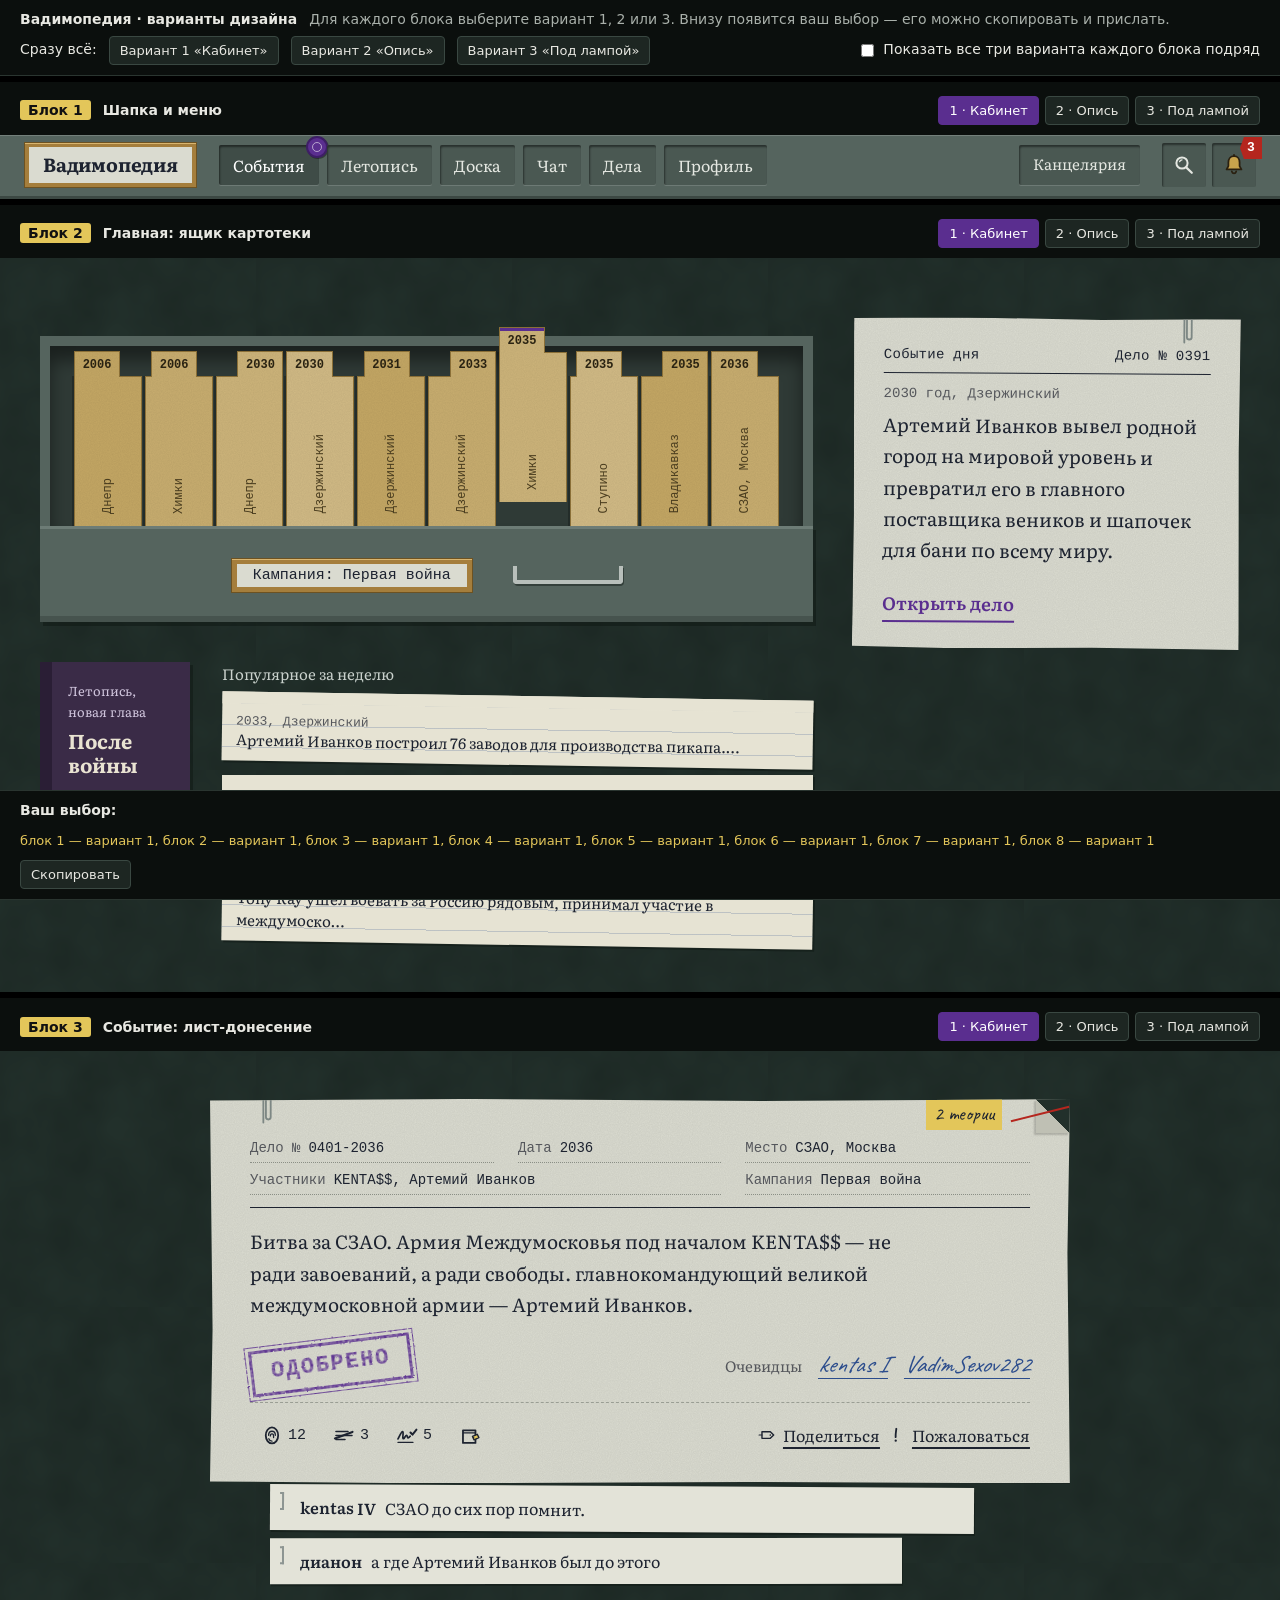
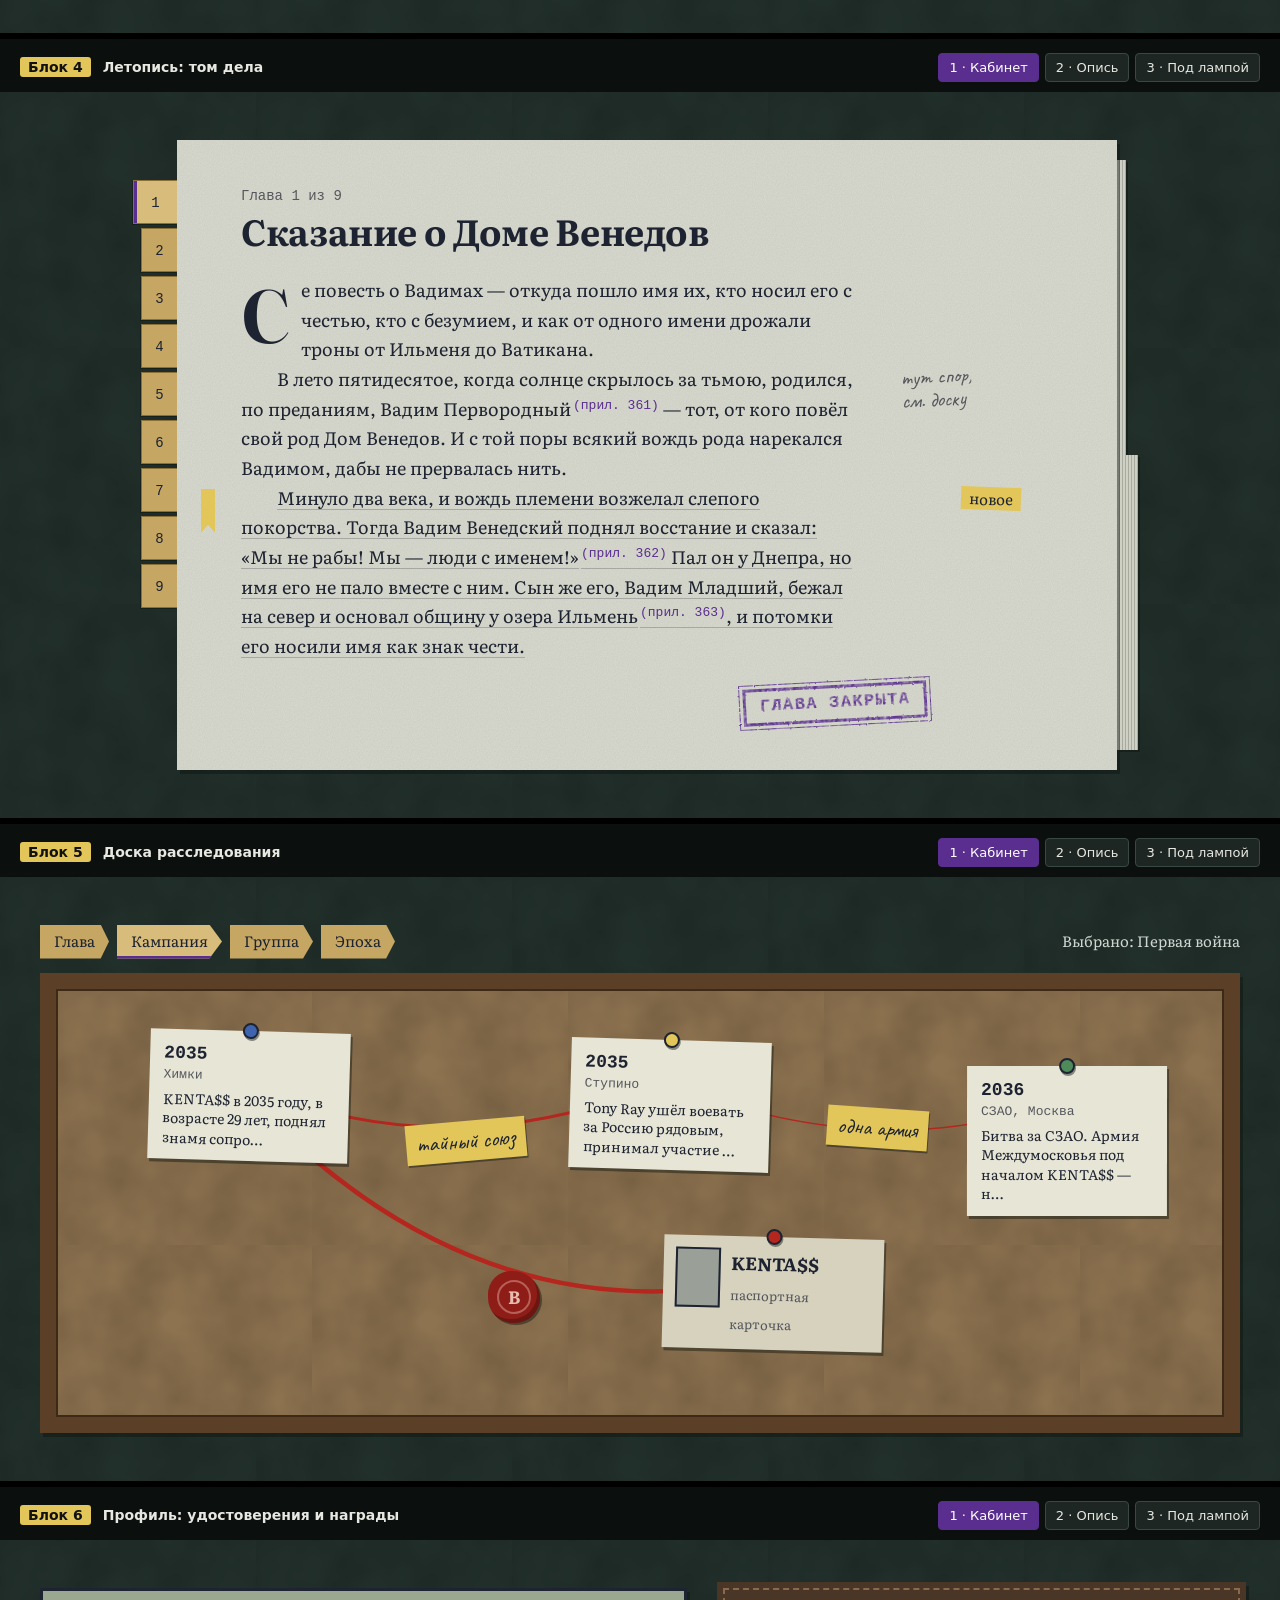
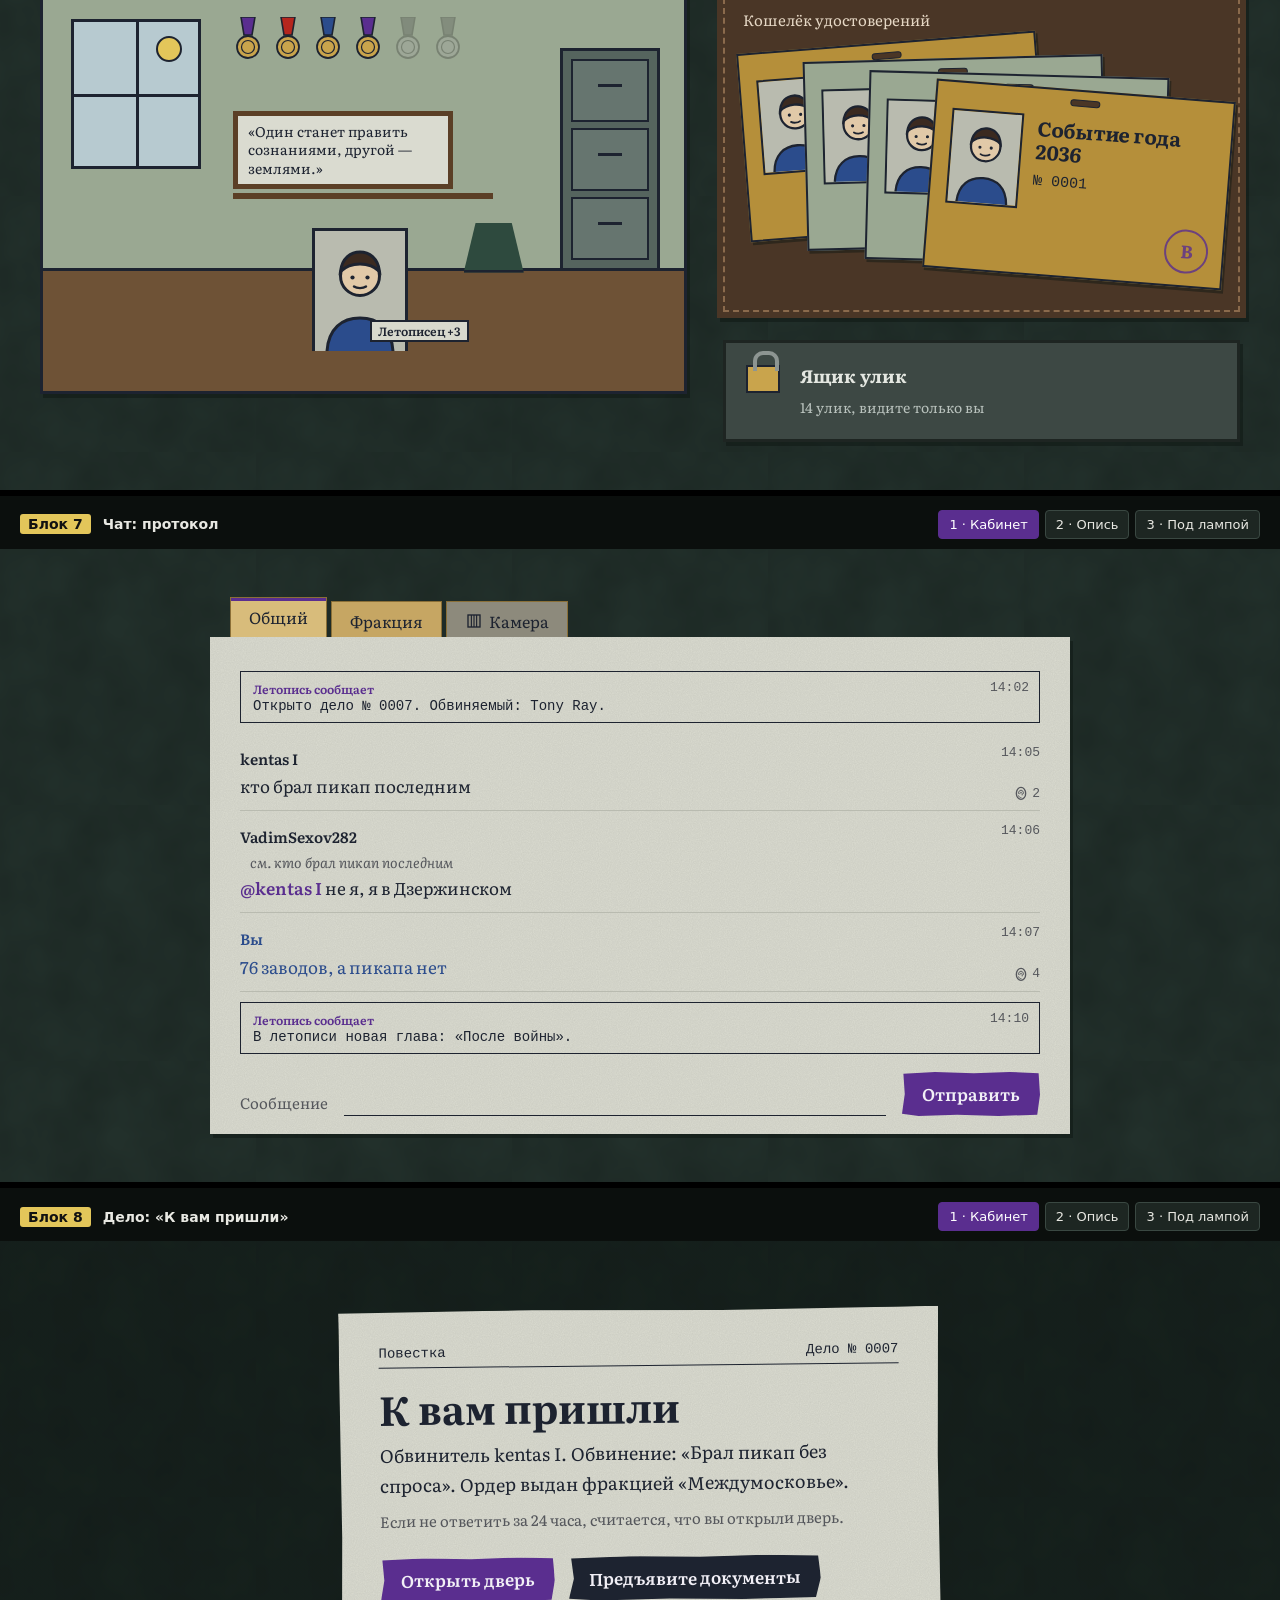
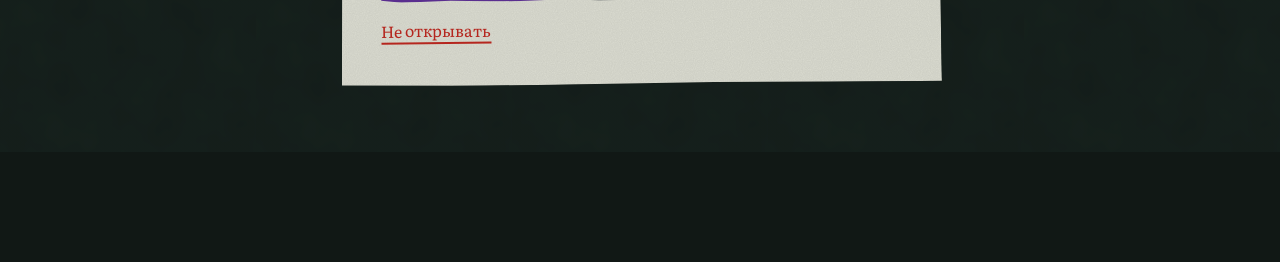
<file: design/index.html>
<!doctype html>
<html lang="ru">
<head>
<meta charset="utf-8">
<meta name="viewport" content="width=device-width, initial-scale=1">
<title>Вадимопедия — варианты дизайна</title>
<link rel="preconnect" href="https://fonts.googleapis.com">
<link href="https://fonts.googleapis.com/css2?family=Literata:ital,opsz,wght@0,7..72,400;0,7..72,600;0,7..72,700;1,7..72,400&family=PT+Mono&family=Caveat:wght@500;700&display=swap&subset=cyrillic" rel="stylesheet">
<link rel="stylesheet" href="mock.css">
</head>
<body>
<svg width="0" height="0" style="position:absolute" aria-hidden="true">
  <defs>
    <filter id="rough" x="-10%" y="-10%" width="120%" height="120%">
      <feTurbulence type="fractalNoise" baseFrequency="0.9" numOctaves="2" seed="3" result="n"/>
      <feDisplacementMap in="SourceGraphic" in2="n" scale="2.2" xChannelSelector="R" yChannelSelector="G" result="d"/>
      <feTurbulence type="fractalNoise" baseFrequency="0.35" numOctaves="1" seed="8" result="n2"/>
      <feColorMatrix in="n2" type="matrix" values="0 0 0 0 0  0 0 0 0 0  0 0 0 0 0  0 0 0 -1.3 1.45" result="m"/>
      <feComposite in="d" in2="m" operator="in"/>
    </filter>
    <symbol id="i-bell" viewBox="0 0 24 24"><path d="M12 3.2c-3.6 0-5.6 2.7-5.6 6.2v3.7L4.6 16.4h14.8l-1.8-3.3V9.4c0-3.5-2-6.2-5.6-6.2z" fill="#C9A44C" stroke="currentColor" stroke-width="1.8" stroke-linejoin="round"/><path d="M9.8 18.4c.4 1.3 1.2 2 2.2 2s1.8-.7 2.2-2" fill="none" stroke="currentColor" stroke-width="1.8" stroke-linecap="round"/><path d="M12 1.8v1.4" stroke="currentColor" stroke-width="1.8" stroke-linecap="round"/></symbol>
    <symbol id="i-search" viewBox="0 0 24 24"><circle cx="10" cy="10" r="5.6" fill="none" stroke="currentColor" stroke-width="2"/><path d="M14.2 14.4l5.6 5.4" stroke="currentColor" stroke-width="2.2" stroke-linecap="round"/><path d="M7.6 8.6c.5-1 1.3-1.6 2.4-1.7" stroke="currentColor" stroke-width="1.3" fill="none" stroke-linecap="round"/></symbol>
    <symbol id="i-like" viewBox="0 0 24 24"><ellipse cx="12" cy="12.5" rx="6.2" ry="8" fill="none" stroke="currentColor" stroke-width="1.8"/><path d="M8.6 12.4c0-2.4 1.5-4.1 3.4-4.1s3.4 1.7 3.4 4.1M10.4 13c0-1.2.7-2 1.6-2s1.6.8 1.6 2v1.6M8.8 15.8c.6 1.6 1.8 2.4 3.2 2.4" fill="none" stroke="currentColor" stroke-width="1.3" stroke-linecap="round"/></symbol>
    <symbol id="i-dislike" viewBox="0 0 24 24"><path d="M4 8.5h12M4 12.5h16M4 16.5h9" stroke="currentColor" stroke-width="1.6" stroke-linecap="round"/><path d="M3 15.5L20.5 9" stroke="currentColor" stroke-width="2.2" stroke-linecap="round"/></symbol>
    <symbol id="i-witness" viewBox="0 0 24 24"><path d="M3 16c2-4 3.4-7.5 4.6-7.4 1.4.1-.6 7.2.8 7.2 1.2 0 2-3.6 3.2-3.5 1 .1.4 2.6 1.4 2.6.8 0 1.4-1.2 2.2-1.6" fill="none" stroke="currentColor" stroke-width="1.7" stroke-linecap="round" stroke-linejoin="round"/><path d="M15.5 9.5l2 2.2 4-5" fill="none" stroke="currentColor" stroke-width="2" stroke-linecap="round" stroke-linejoin="round"/><path d="M3 19.5h15" stroke="currentColor" stroke-width="1.2" stroke-linecap="round"/></symbol>
    <symbol id="i-bag" viewBox="0 0 24 24"><path d="M5 7.5h12.5v12.5H5z" fill="none" stroke="currentColor" stroke-width="1.8" stroke-linejoin="round"/><path d="M5 10h12.5" stroke="currentColor" stroke-width="1.3"/><path d="M14.5 13.5l4.8-2.2 1.6 3.4-4.8 2.2z" fill="#E3C65A" stroke="currentColor" stroke-width="1.4" stroke-linejoin="round"/><circle cx="15.7" cy="14.4" r=".7" fill="currentColor"/></symbol>
    <symbol id="i-clip" viewBox="0 0 24 40"><path d="M8 36V8.5a4 4 0 0 1 8 0V30a2.6 2.6 0 0 1-5.2 0V11" fill="none" stroke="currentColor" stroke-width="2" stroke-linecap="round"/></symbol>
    <symbol id="i-share" viewBox="0 0 24 24"><path d="M6 8h10l4 4-4 4H6z" fill="none" stroke="currentColor" stroke-width="1.7" stroke-linejoin="round"/><circle cx="16" cy="12" r="1" fill="currentColor"/><path d="M2.5 12h3.5" stroke="currentColor" stroke-width="1.4" stroke-linecap="round"/></symbol>
    <symbol id="i-report" viewBox="0 0 24 24"><path d="M12.4 4.5c-.6 4-1 7.2-.8 10" fill="none" stroke="currentColor" stroke-width="2.2" stroke-linecap="round"/><circle cx="11.7" cy="18.6" r="1.4" fill="currentColor"/></symbol>
    <symbol id="i-cell" viewBox="0 0 24 24"><rect x="4" y="4" width="16" height="16" fill="none" stroke="currentColor" stroke-width="1.8"/><path d="M8.5 4v16M12 4v16M15.5 4v16" stroke="currentColor" stroke-width="1.5"/></symbol>
  </defs>
</svg>

<div class="ui" id="ui">
  <div class="ui-row">
    <b>Вадимопедия · варианты дизайна</b>
    <span class="ui-hint">Для каждого блока выберите вариант 1, 2 или 3. Внизу появится ваш выбор — его можно скопировать и прислать.</span>
  </div>
  <div class="ui-row ui-all">
    <span>Сразу всё:</span>
    <button data-all="1">Вариант 1 «Кабинет»</button>
    <button data-all="2">Вариант 2 «Опись»</button>
    <button data-all="3">Вариант 3 «Под лампой»</button>
    <label class="ui-cmp"><input type="checkbox" id="cmp"> Показать все три варианта каждого блока подряд</label>
  </div>
</div>

<main id="mock"></main>

<div class="ui ui-foot">
  <div class="ui-row"><b>Ваш выбор:</b> <code id="choice"></code> <button id="copy">Скопировать</button></div>
</div>

<script src="data.js"></script>
<script src="mock.js"></script>
</body>
</html>
</file>
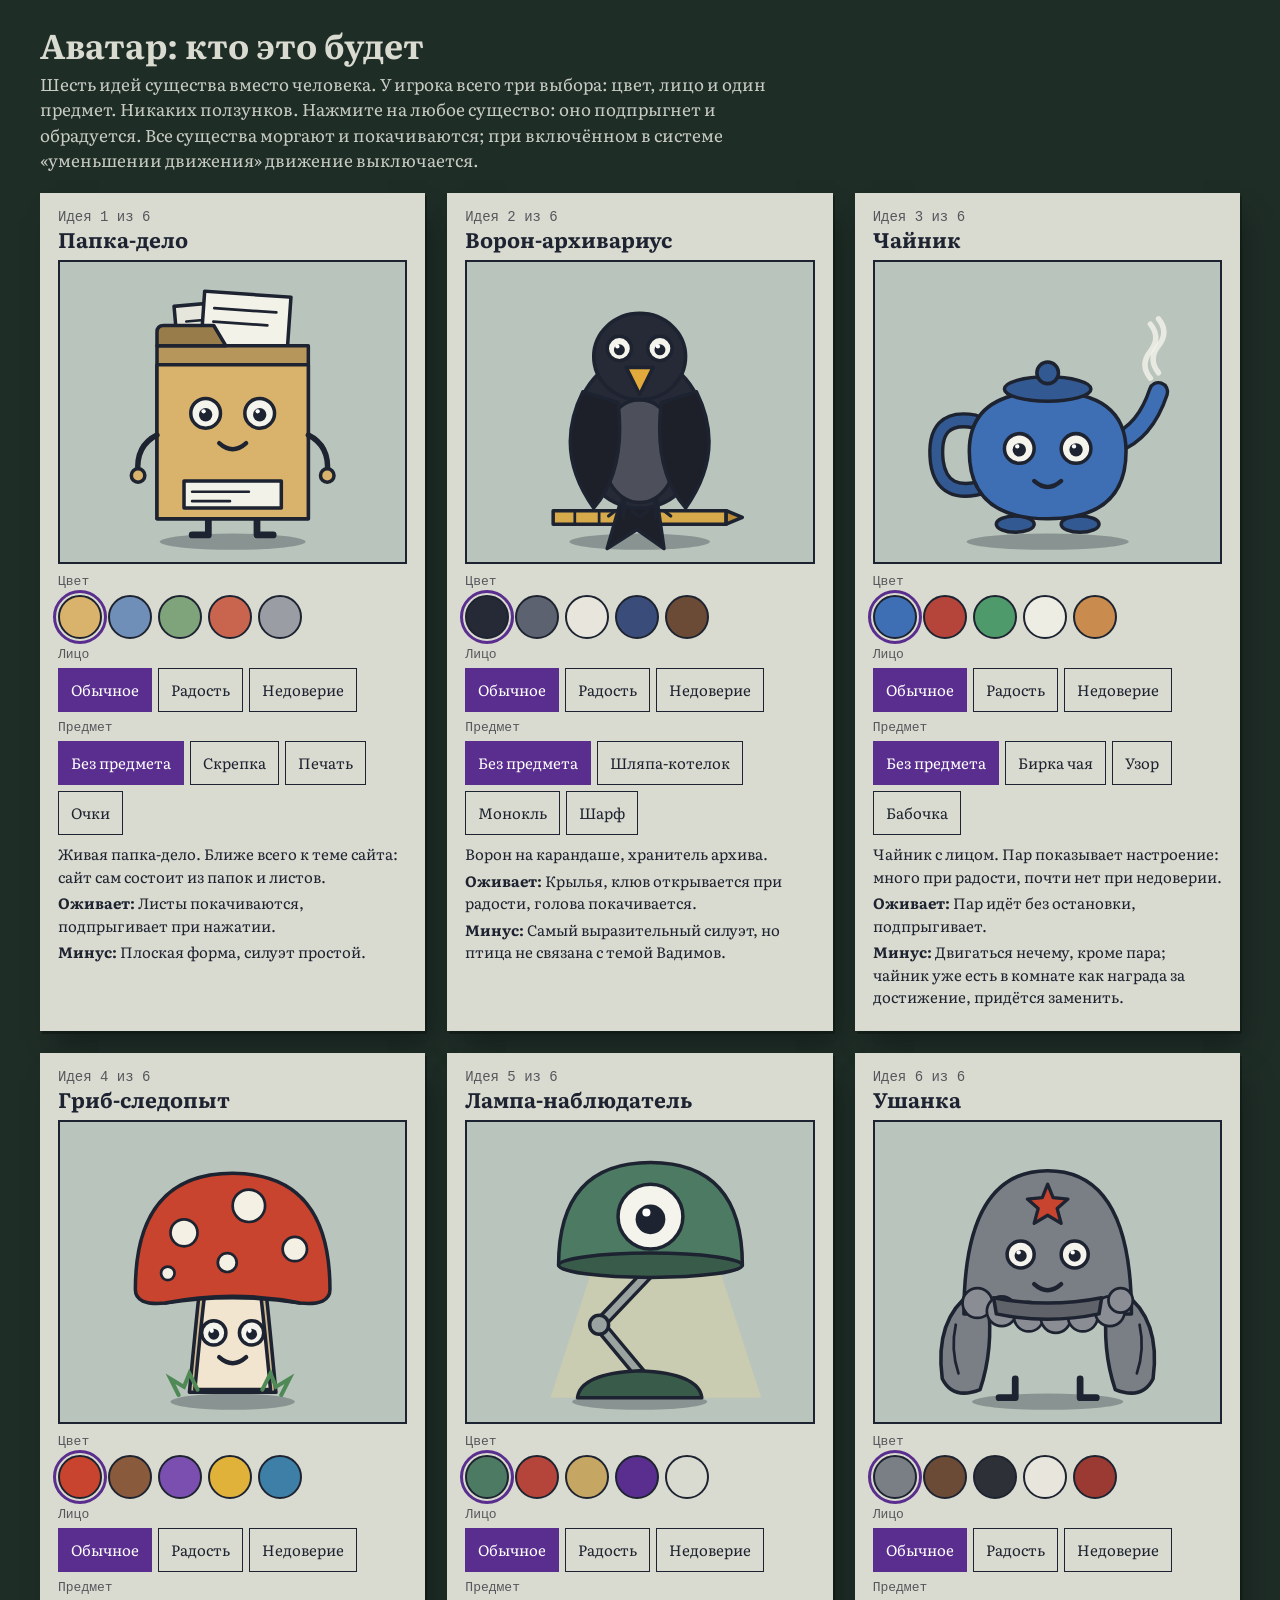
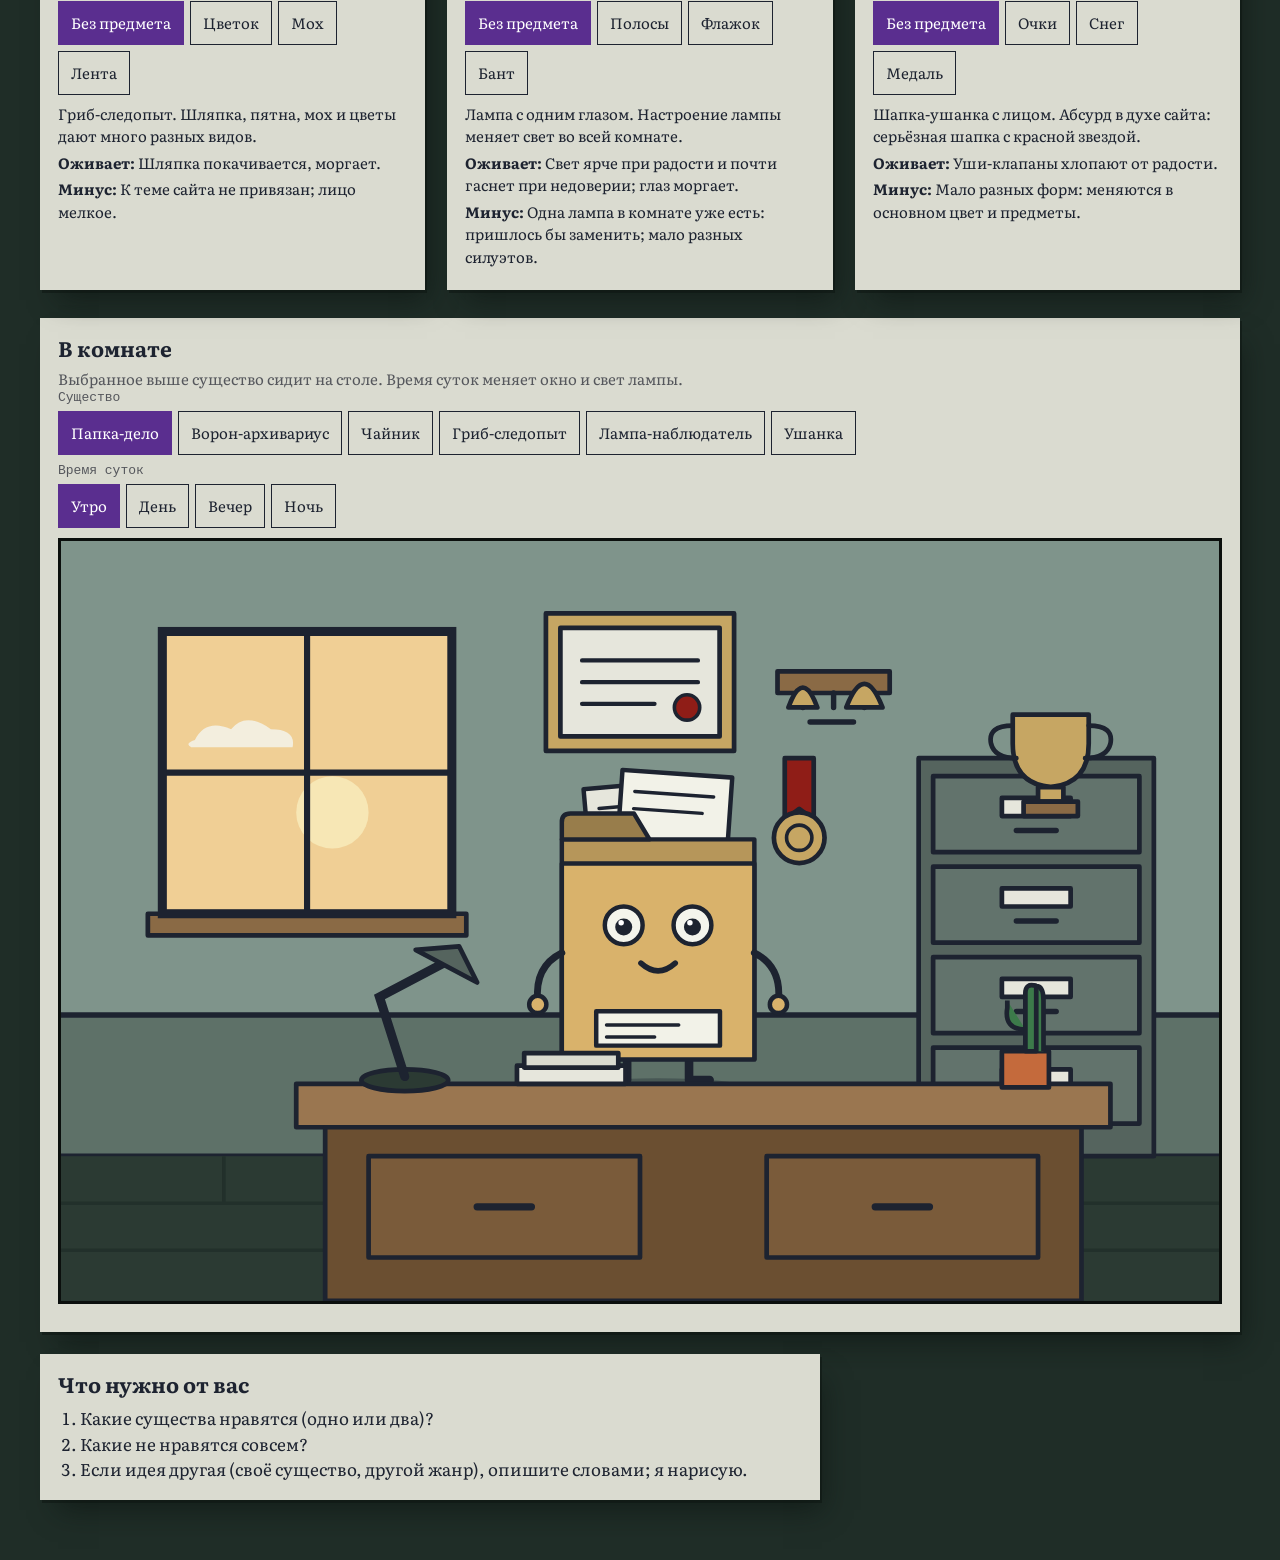
<file: design/avatar-concepts.html>
<!doctype html>
<html lang="ru">
<head>
<meta charset="utf-8">
<meta name="viewport" content="width=device-width, initial-scale=1">
<title>Вадимопедия — концепты аватара</title>
<link href="https://fonts.googleapis.com/css2?family=Literata:ital,opsz,wght@0,7..72,400;0,7..72,600;0,7..72,700&family=PT+Mono&display=swap&subset=cyrillic" rel="stylesheet">
<style>
:root{--ink:#1D2330;--paper:#DADBD0;--paper2:#E6E6DC;--graphite:#55575C;--violet:#5A2E8F;--desk:#1F2D27;--serif:"Literata",Georgia,serif;--mono:"PT Mono",monospace}
*{box-sizing:border-box}
body{margin:0;background:var(--desk);color:var(--paper);font:17px/1.5 var(--serif)}
.wrap{max-width:1240px;margin:0 auto;padding:24px 20px 60px}
h1{font:700 34px/1.2 var(--serif);margin:0 0 6px}
h2{font:700 21px/1.3 var(--serif);margin:0 0 6px;color:var(--ink)}
.lead{max-width:780px;color:#C8CCC3;margin:0 0 20px}
.cards{display:grid;grid-template-columns:repeat(auto-fit,minmax(340px,1fr));gap:22px}
.sheet{background:var(--paper);color:var(--ink);padding:16px 18px 18px;box-shadow:2px 3px 0 rgba(12,20,17,.5),10px 18px 26px -8px rgba(12,20,17,.6)}
.num{font:14px var(--mono);color:var(--graphite)}
.pic{background:#B9C4BC;border:2px solid var(--ink);line-height:0;margin:8px 0 10px;cursor:pointer}
.pic svg{width:100%;height:auto;display:block;max-height:300px}
.row{display:flex;flex-wrap:wrap;gap:6px;align-items:center;margin:0 0 8px}
.row .t{font:13px var(--mono);color:var(--graphite);width:100%}
button{font:inherit;color:var(--ink);background:transparent;border:1.5px solid var(--ink);min-height:44px;padding:4px 12px;cursor:pointer;font-size:15px}
button[aria-pressed=true]{background:var(--violet);color:#fff;border-color:var(--violet)}
button:focus-visible{outline:3px solid var(--violet);outline-offset:2px}
.sw button{width:44px;padding:0;border-radius:50%;border:2px solid var(--ink)}
.sw button[aria-pressed=true]{outline:3px solid var(--violet);outline-offset:2px;background-clip:padding-box}
.info{margin:8px 0 0;padding:0;list-style:none;font-size:15px}
.info li{margin:0 0 4px}.info b{font-weight:700}
.room{margin-top:28px}
.stage{background:#14201B;border:3px solid #0b0f0d;line-height:0;margin:10px 0}
.stage svg{width:100%;height:auto;display:block}
.q{margin:22px 0 0;max-width:780px}
.q ol{margin:8px 0 0;padding-left:22px}
.note{font-size:15px;color:var(--graphite);margin:8px 0 0}
.s{stroke:var(--ink);stroke-width:2.6;stroke-linejoin:round}
.ln{fill:none;stroke:var(--ink);stroke-linecap:round;stroke-linejoin:round}
.blink{transform-box:fill-box;transform-origin:center;transition:transform .08s}
.blinking .blink{transform:scaleY(.1)}
.bob{animation:bob 4s ease-in-out infinite}.headbob{animation:bob 4s ease-in-out infinite}
@keyframes bob{50%{transform:translateY(2px)}}
.flap{transform-box:fill-box;transform-origin:50% 0;animation:fl 3.2s ease-in-out infinite}.fr{animation-delay:.4s}
.flap.up{animation:flup .5s ease-in-out infinite alternate}
@keyframes fl{50%{transform:rotate(3deg)}}@keyframes flup{from{transform:rotate(-14deg)}to{transform:rotate(0)}}
.fr.up{animation-name:flupr}@keyframes flupr{from{transform:rotate(14deg)}to{transform:rotate(0)}}
.steam{animation:st 3s ease-in infinite}.st1{animation-delay:.7s}.st2{animation-delay:1.4s}.st3{animation-delay:2.1s}
@keyframes st{0%{transform:translateY(8px);opacity:0}30%{opacity:.8}100%{transform:translateY(-10px);opacity:0}}
.poke svg{animation:poke .45s ease-out}
@keyframes poke{30%{transform:translateY(-10px) scale(1.03)}}
@media (prefers-reduced-motion:reduce){.bob,.headbob,.flap,.steam,.poke svg{animation:none!important}.blink{transition:none}}
</style>
</head>
<body>
<div class="wrap">
<h1>Аватар: кто это будет</h1>
<p class="lead">Шесть идей существа вместо человека. У игрока всего три выбора: цвет, лицо и один предмет. Никаких ползунков. Нажмите на любое существо: оно подпрыгнет и обрадуется. Все существа моргают и покачиваются; при включённом в системе «уменьшении движения» движение выключается.</p>
<div class="cards" id="cards"></div>
<section class="room sheet">
<h2>В комнате</h2>
<p class="note" style="margin-top:0">Выбранное выше существо сидит на столе. Время суток меняет окно и свет лампы.</p>
<div class="row" id="rtabs"></div>
<div class="row" id="rtime"></div>
<div class="stage" id="stage"></div>
</section>
<section class="q sheet">
<h2>Что нужно от вас</h2>
<ol>
<li>Какие существа нравятся (одно или два)?</li>
<li>Какие не нравятся совсем?</li>
<li>Если идея другая (своё существо, другой жанр), опишите словами; я нарисую.</li>
</ol>
</section>
</div>
<script src="avatar-room.js"></script>
<script src="avatar-creatures.js"></script>
<script>
(function(){
const V=window.VPCreatures,$=(s,r)=>(r||document).querySelector(s);
const TEXT={
folder:['Живая папка-дело. Ближе всего к теме сайта: сайт сам состоит из папок и листов.','Листы покачиваются, подпрыгивает при нажатии.','Плоская форма, силуэт простой.'],
raven:['Ворон на карандаше, хранитель архива.','Крылья, клюв открывается при радости, голова покачивается.','Самый выразительный силуэт, но птица не связана с темой Вадимов.'],
kettle:['Чайник с лицом. Пар показывает настроение: много при радости, почти нет при недоверии.','Пар идёт без остановки, подпрыгивает.','Двигаться нечему, кроме пара; чайник уже есть в комнате как награда за достижение, придётся заменить.'],
mushroom:['Гриб-следопыт. Шляпка, пятна, мох и цветы дают много разных видов.','Шляпка покачивается, моргает.','К теме сайта не привязан; лицо мелкое.'],
lamp:['Лампа с одним глазом. Настроение лампы меняет свет во всей комнате.','Свет ярче при радости и почти гаснет при недоверии; глаз моргает.','Одна лампа в комнате уже есть: пришлось бы заменить; мало разных силуэтов.'],
ushanka:['Шапка-ушанка с лицом. Абсурд в духе сайта: серьёзная шапка с красной звездой.','Уши-клапаны хлопают от радости.','Мало разных форм: меняются в основном цвет и предметы.']
};
const st={};let cur='folder',hour=new Date().getHours();
for(const k of V.order)st[k]={c:0,m:'ok',e:0};
function draw(k){const q=st[k],d=V.C[k];return d.draw(d.colors[q.c],q.m,d.extras[q.e][0]);}
function svg(k){return `<svg viewBox="0 0 200 222" role="img" aria-label="${V.C[k].name}">${draw(k)}</svg>`;}
function btns(label,items,sel,attr){return `<div class="row"><span class="t">${label}</span>${items.map((x,i)=>`<button type="button" ${attr}="${i}" aria-pressed="${i===sel}">${x}</button>`).join('')}</div>`;}
function card(k,i){const d=V.C[k],q=st[k],t=TEXT[k];
return `<article class="sheet" data-k="${k}"><div class="num">Идея ${i+1} из 6</div><h2>${d.name}</h2>
<div class="pic" data-pic>${svg(k)}</div>
<div class="row sw"><span class="t">Цвет</span>${d.colors.map((c,j)=>`<button type="button" data-c="${j}" style="background:${c}" aria-label="Цвет ${j+1}" aria-pressed="${j===q.c}"></button>`).join('')}</div>
${btns('Лицо',['Обычное','Радость','Недоверие'],['ok','joy','sus'].indexOf(q.m),'data-m')}
${btns('Предмет',d.extras.map(x=>x[1]),q.e,'data-e')}
<ul class="info"><li>${t[0]}</li><li><b>Оживает:</b> ${t[1]}</li><li><b>Минус:</b> ${t[2]}</li></ul></article>`;}
const cards=$('#cards');
function paint(){cards.innerHTML=V.order.map(card).join('');room();}
cards.addEventListener('click',e=>{
 const a=e.target.closest('article');if(!a)return;const k=a.dataset.k,q=st[k];cur=k;
 const b=e.target.closest('button');
 if(b){if(b.dataset.c!=null)q.c=+b.dataset.c;if(b.dataset.m!=null)q.m=['ok','joy','sus'][+b.dataset.m];if(b.dataset.e!=null)q.e=+b.dataset.e;
  const f=document.activeElement&&document.activeElement.getAttribute('aria-label');paint();return;}
 if(e.target.closest('[data-pic]')){const pic=a.querySelector('[data-pic]'),prev=q.m;q.m='joy';pic.innerHTML=svg(k);pic.classList.remove('poke');void pic.offsetWidth;pic.classList.add('poke');
  setTimeout(()=>{q.m=prev;pic.innerHTML=svg(k);pic.classList.remove('poke');room();},1100);room();}
});
const TIMES=[['Утро',8],['День',13],['Вечер',19],['Ночь',23]];
function room(){
 $('#rtabs').innerHTML='<span class="t" style="font:13px var(--mono);width:100%">Существо</span>'+V.order.map(k=>`<button type="button" data-rk="${k}" aria-pressed="${k===cur}">${V.C[k].name}</button>`).join('');
 const hh=hour,act=TIMES.findIndex((t,i)=>hh>=t[1]-3&&(i===3||hh<TIMES[i+1][1]-3)); 
 $('#rtime').innerHTML='<span class="t" style="font:13px var(--mono);width:100%">Время суток</span>'+TIMES.map((t,i)=>`<button type="button" data-h="${t[1]}" aria-pressed="${t[1]===hour||(hour<5&&i===3&&hour!==t[1]&&false)}">${t[0]}</button>`).join('');
 const it={frame:1,medal:1,cup:1,teapot:0,cactus:1};
 $('#stage').innerHTML='<svg viewBox="0 0 640 420" role="img" aria-label="Комната с существом">'+VPRoom.roomSvg({hour:hour,items:it,ax:235,ay:106,as:.95,avatar:'<g class="av-slot-in">'+draw(cur)+'</g>'})+'</svg>';
}
document.addEventListener('click',e=>{const b=e.target.closest('button');if(!b)return;
 if(b.dataset.rk){cur=b.dataset.rk;room();}
 if(b.dataset.h){hour=+b.dataset.h;room();}});
// моргание
function blinkLoop(){const go=()=>{document.querySelectorAll('svg').forEach(s=>s.classList.add('blinking'));setTimeout(()=>document.querySelectorAll('svg').forEach(s=>s.classList.remove('blinking')),130);setTimeout(go,3000+Math.random()*4000);};
 if(!matchMedia('(prefers-reduced-motion:reduce)').matches)setTimeout(go,2500);}
// обычное время по умолчанию: час посетителя приводится к одному из четырёх
hour=(h=>h>=5&&h<11?8:h>=11&&h<17?13:h>=17&&h<21?19:23)(hour);
paint();blinkLoop();
})();
</script>
</body>
</html>
</file>
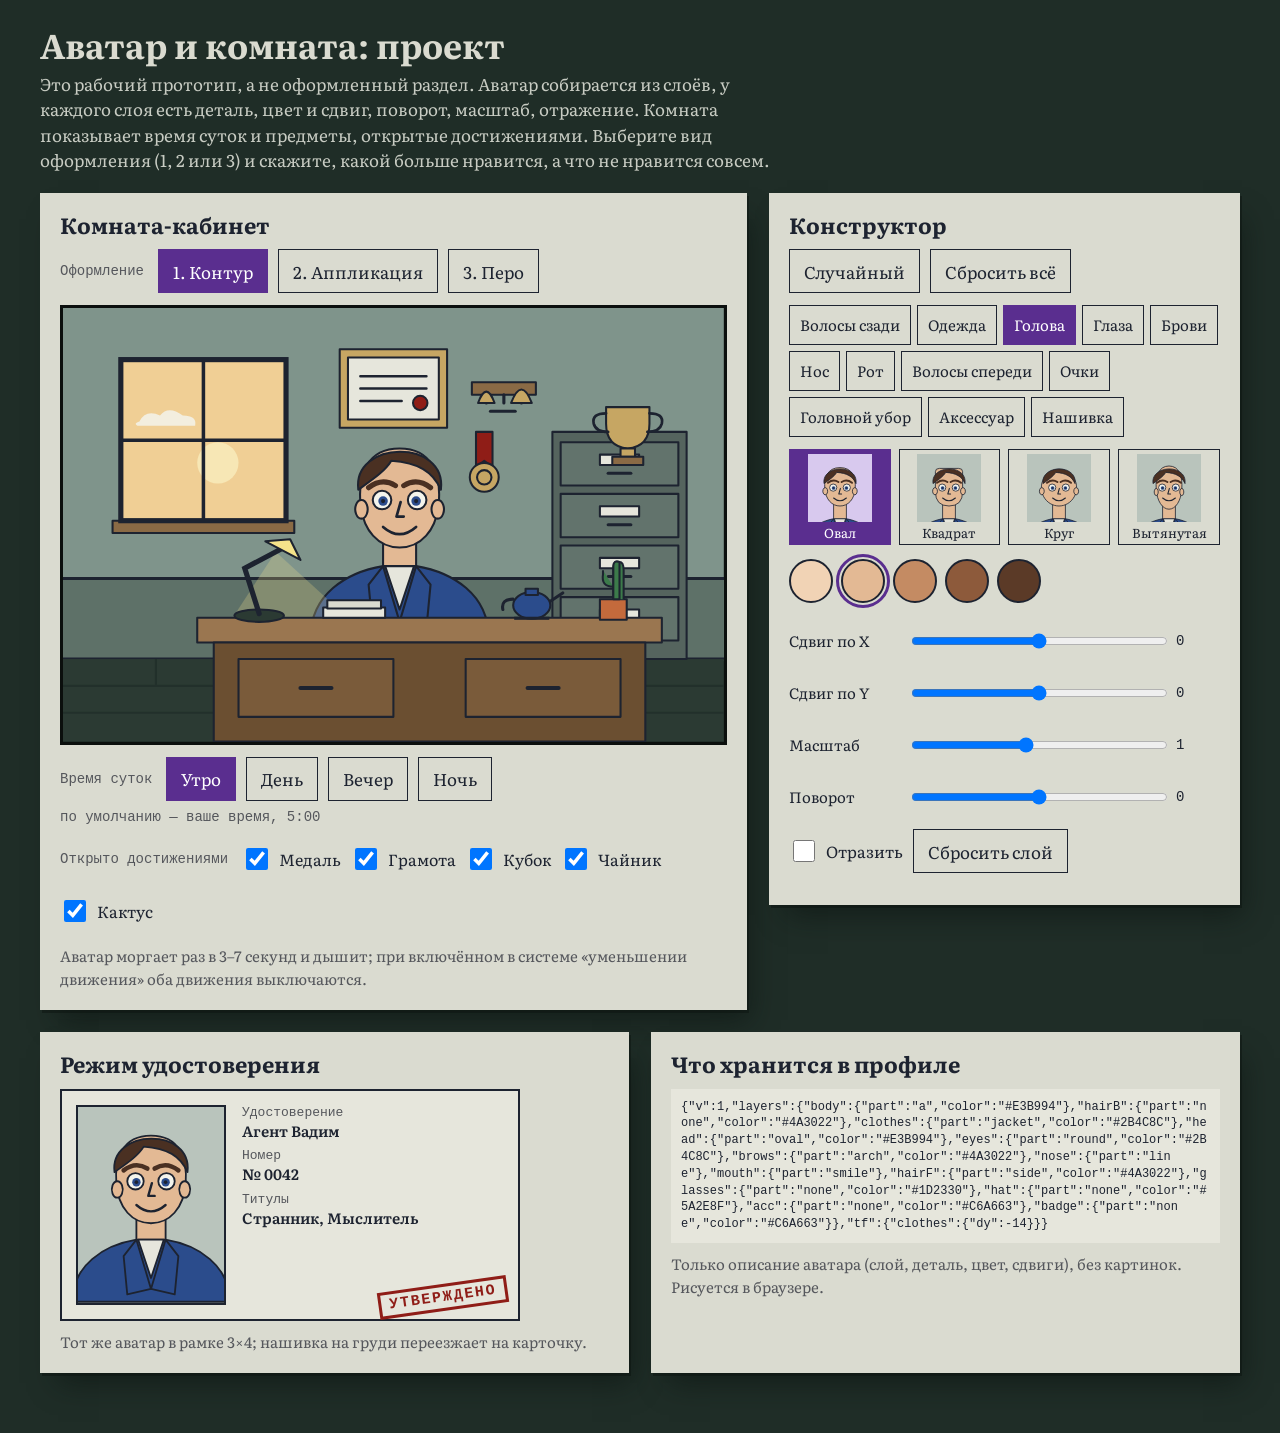
<file: design/avatar.html>
<!doctype html>
<html lang="ru">
<head>
<meta charset="utf-8">
<meta name="viewport" content="width=device-width, initial-scale=1">
<title>Вадимопедия — аватар и комната (проект)</title>
<link rel="preconnect" href="https://fonts.googleapis.com">
<link href="https://fonts.googleapis.com/css2?family=Literata:ital,opsz,wght@0,7..72,400;0,7..72,600;0,7..72,700;1,7..72,400&family=PT+Mono&family=Caveat:wght@500;700&display=swap&subset=cyrillic" rel="stylesheet">
<style>
:root{--ink:#1D2330;--paper:#DADBD0;--paper2:#E6E6DC;--graphite:#55575C;--violet:#5A2E8F;--brass:#C6A663;--desk:#1F2D27;--serif:"Literata",Georgia,serif;--mono:"PT Mono",monospace}
*{box-sizing:border-box}
body{margin:0;background:var(--desk);color:var(--paper);font:17px/1.5 var(--serif)}
.wrap{max-width:1240px;margin:0 auto;padding:24px 20px 60px}
h1{font:700 34px/1.2 var(--serif);margin:0 0 6px}
h2{font:700 22px/1.3 var(--serif);margin:0 0 10px;color:var(--ink)}
.lead{max-width:760px;color:#C8CCC3;margin:0 0 20px}
.grid{display:grid;grid-template-columns:minmax(0,1.5fr) minmax(320px,1fr);gap:22px;align-items:start}
.sheet{background:var(--paper);color:var(--ink);padding:18px 20px 20px;box-shadow:2px 3px 0 rgba(12,20,17,.5),10px 18px 26px -8px rgba(12,20,17,.6)}
.bar{display:flex;flex-wrap:wrap;gap:8px 10px;align-items:center;margin:0 0 12px}
.bar .t{font:14px var(--mono);color:var(--graphite);margin-right:4px}
button{font:inherit;color:var(--ink);background:transparent;border:1.5px solid var(--ink);min-height:44px;padding:4px 14px;cursor:pointer}
button[aria-pressed=true]{background:var(--violet);color:#fff;border-color:var(--violet)}
button:focus-visible,input:focus-visible{outline:3px solid var(--violet);outline-offset:2px}
.stage{background:#14201B;border:3px solid #0b0f0d;line-height:0}
.stage svg{width:100%;height:auto;display:block}
.chk{display:inline-flex;align-items:center;gap:8px;min-height:44px;font-size:16px}
.chk input{width:22px;height:22px}
.tabs{display:flex;flex-wrap:wrap;gap:6px;margin:0 0 12px}
.tabs button{min-height:40px;padding:2px 10px;font-size:15px}
.parts{display:grid;grid-template-columns:repeat(auto-fill,minmax(88px,1fr));gap:8px;margin:0 0 14px}
.parts button{display:grid;gap:2px;justify-items:center;padding:4px 2px;min-height:96px;font-size:13px;line-height:1.2}
.parts svg{width:64px;height:68px;background:#B9C4BC}
.parts button[aria-pressed=true] svg{background:#D8C9EE}
.sw{display:flex;flex-wrap:wrap;gap:8px;margin:0 0 14px}
.sw button{width:44px;height:44px;padding:0;border-radius:50%;border:2px solid var(--ink)}
.sw button[aria-pressed=true]{outline:3px solid var(--violet);outline-offset:2px;background:none}
.rg{display:grid;grid-template-columns:110px 1fr 44px;gap:4px 10px;align-items:center;font-size:15px}
.rg input[type=range]{width:100%;min-height:44px}
.rg output{font:14px var(--mono)}
pre{margin:0;max-height:240px;overflow:auto;background:#E6E6DC;padding:10px;font:12px/1.4 var(--mono);white-space:pre-wrap;word-break:break-all}
.card{display:grid;grid-template-columns:150px 1fr;gap:16px;background:var(--paper2);border:2px solid var(--ink);padding:14px;max-width:460px;position:relative}
.card .ph{background:#B9C4BC;border:2px solid var(--ink);line-height:0;aspect-ratio:3/4}
.card .ph svg{width:100%;height:100%}
.card dl{margin:0;font-size:15px}.card dt{font:13px var(--mono);color:var(--graphite)}.card dd{margin:0 0 6px;font-weight:600}
.stamp{position:absolute;right:10px;bottom:8px;border:3px solid #8F1D17;color:#8F1D17;font:700 15px var(--mono);letter-spacing:.12em;padding:2px 8px;transform:rotate(-8deg);text-transform:uppercase}
.note{font-size:15px;color:var(--graphite);margin:10px 0 0}
.two{display:grid;grid-template-columns:repeat(auto-fit,minmax(300px,1fr));gap:22px;margin-top:22px}
/* стили отрисовки */
.st-line .s{stroke:var(--ink);stroke-width:2;stroke-linejoin:round}
.st-cut .s{stroke:none}
.st-cut .av-l,.st-cut .rm-o{filter:drop-shadow(1.5px 2px 0 rgba(12,20,17,.42))}
.st-cut .rm-wall,.st-cut .rm-floor{filter:none}
.st-pen .s{stroke:var(--ink);stroke-width:1.8;stroke-linejoin:round}
.st-pen .stage-in{filter:url(#wobble)}
.ln{fill:none;stroke:var(--ink);stroke-linecap:round;stroke-linejoin:round}
.st-pen .rm-wall rect:first-child{opacity:.8}
.blink{transform-box:fill-box;transform-origin:center;transition:transform .08s}
.blinking .blink{transform:scaleY(.1)}
.breath{animation:br 4s ease-in-out infinite}
@keyframes br{50%{transform:translateY(1.4px)}}
@media (prefers-reduced-motion:reduce){.breath{animation:none}.blink{transition:none}}
@media (max-width:900px){.grid{grid-template-columns:1fr}.card{grid-template-columns:110px 1fr}}
</style>
</head>
<body>
<svg width="0" height="0" style="position:absolute" aria-hidden="true">
  <filter id="wobble" x="-5%" y="-5%" width="110%" height="110%"><feTurbulence type="fractalNoise" baseFrequency="0.04" numOctaves="2" seed="4" result="n"/><feDisplacementMap in="SourceGraphic" in2="n" scale="3.2" xChannelSelector="R" yChannelSelector="G"/></filter>
</svg>
<div class="wrap">
  <h1>Аватар и комната: проект</h1>
  <p class="lead">Это рабочий прототип, а не оформленный раздел. Аватар собирается из слоёв, у каждого слоя есть деталь, цвет и сдвиг, поворот, масштаб, отражение. Комната показывает время суток и предметы, открытые достижениями. Выберите вид оформления (1, 2 или 3) и скажите, какой больше нравится, а что не нравится совсем.</p>
  <div class="grid">
    <section class="sheet" aria-label="Комната">
      <h2>Комната-кабинет</h2>
      <div class="bar" id="bar-style"><span class="t">Оформление</span>
        <button type="button" data-st="st-line" aria-pressed="true">1. Контур</button>
        <button type="button" data-st="st-cut" aria-pressed="false">2. Аппликация</button>
        <button type="button" data-st="st-pen" aria-pressed="false">3. Перо</button></div>
      <div class="stage" id="stage"></div>
      <div class="bar" id="bar-time" style="margin-top:12px"><span class="t">Время суток</span>
        <button type="button" data-h="8" aria-pressed="false">Утро</button><button type="button" data-h="13" aria-pressed="false">День</button><button type="button" data-h="19" aria-pressed="false">Вечер</button><button type="button" data-h="23" aria-pressed="false">Ночь</button>
        <span class="t" id="real"></span></div>
      <div class="bar" id="bar-items"><span class="t">Открыто достижениями</span>
        <label class="chk"><input type="checkbox" data-it="medal" checked> Медаль</label>
        <label class="chk"><input type="checkbox" data-it="frame" checked> Грамота</label>
        <label class="chk"><input type="checkbox" data-it="cup" checked> Кубок</label>
        <label class="chk"><input type="checkbox" data-it="teapot" checked> Чайник</label>
        <label class="chk"><input type="checkbox" data-it="cactus" checked> Кактус</label></div>
      <p class="note">Аватар моргает раз в 3–7 секунд и дышит; при включённом в системе «уменьшении движения» оба движения выключаются.</p>
    </section>
    <section class="sheet" aria-label="Конструктор">
      <h2>Конструктор</h2>
      <div class="bar"><button type="button" id="rnd">Случайный</button><button type="button" id="rst">Сбросить всё</button></div>
      <div class="tabs" id="tabs" role="tablist"></div>
      <div class="parts" id="parts"></div>
      <div class="sw" id="sw" aria-label="Цвет"></div>
      <div class="rg" id="rg"></div>
      <div class="bar" style="margin-top:8px"><label class="chk"><input type="checkbox" id="flip"> Отразить</label><button type="button" id="rl">Сбросить слой</button></div>
    </section>
  </div>
  <div class="two">
    <section class="sheet"><h2>Режим удостоверения</h2>
      <div class="card" id="card"><div class="ph" id="ph"></div>
        <dl><dt>Удостоверение</dt><dd>Агент Вадим</dd><dt>Номер</dt><dd>№ 0042</dd><dt>Титулы</dt><dd>Странник, Мыслитель</dd></dl><div class="stamp">Утверждено</div></div>
      <p class="note">Тот же аватар в рамке 3×4; нашивка на груди переезжает на карточку.</p></section>
    <section class="sheet"><h2>Что хранится в профиле</h2>
      <pre id="json"></pre>
      <p class="note">Только описание аватара (слой, деталь, цвет, сдвиги), без картинок. Рисуется в браузере.</p></section>
  </div>
</div>
<script src="avatar-lib.js"></script>
<script src="avatar-room.js"></script>
<script>
(function(){
  const A=VPAvatar, R=VPRoom;
  let cfg=A.DEFAULT(), cur='head', style='st-line', hour=new Date().getHours();
  const items={medal:true,frame:true,cup:true,teapot:true,cactus:true};
  const $=(s)=>document.querySelector(s);
  const bust=(c)=>A.avatarSvg(c);
  function room(){
    return `<svg viewBox="0 0 640 420" class="${style}" role="img" aria-label="Комната с аватаром"><g class="stage-in">`+R.roomSvg({hour,items,ax:226,ay:92,as:1,avatar:`<g class="breath">${bust(cfg)}</g>`})+`</g></svg>`;
  }
  function draw(){
    $('#stage').innerHTML=room();
    $('#ph').innerHTML=`<svg viewBox="20 20 160 200" class="${style}"><g class="stage-in">${bust(cfg)}</g></svg>`;
    $('#json').textContent=JSON.stringify(cfg);
    drawParts(); drawControls();
  }
  function thumb(layerId,partId){
    const c=JSON.parse(JSON.stringify(cfg)); c.layers[layerId].part=partId; c.tf={};
    return `<svg viewBox="30 10 140 170" class="${style}">${bust(c)}</svg>`;
  }
  function drawTabs(){
    $('#tabs').innerHTML=A.LAYERS.filter(l=>!l.hidden).map(l=>`<button type="button" role="tab" data-l="${l.id}" aria-pressed="${l.id===cur}">${l.name}</button>`).join('');
  }
  function drawParts(){
    const L=A.LAYERS.find(l=>l.id===cur), ps=A.PARTS[cur];
    $('#parts').innerHTML=Object.entries(ps).map(([id,p])=>`<button type="button" data-p="${id}" aria-pressed="${cfg.layers[cur].part===id}">${thumb(cur,id)}<span>${p.name}</span></button>`).join('');
    const pal=L.pal?A.PAL[L.pal]:null;
    $('#sw').innerHTML=pal?pal.map(c=>`<button type="button" data-c="${c}" style="background:${c}" aria-label="Цвет ${c}" aria-pressed="${cfg.layers[cur].color===c}"></button>`).join(''):'<span class="note">У этой детали нет цвета.</span>';
  }
  function drawControls(){
    const t=cfg.tf[cur]||{};
    const row=(k,label,min,max,step,val)=>`<label for="r-${k}">${label}</label><input id="r-${k}" type="range" data-k="${k}" min="${min}" max="${max}" step="${step}" value="${val}"><output>${val}</output>`;
    $('#rg').innerHTML=row('dx','Сдвиг по X',-24,24,1,t.dx||0)+row('dy','Сдвиг по Y',-24,24,1,t.dy||0)+row('s','Масштаб',.6,1.5,.05,t.s||1)+row('r','Поворот',-30,30,1,t.r||0);
    $('#flip').checked=!!t.f;
  }
  function setTf(k,v){const t=cfg.tf[cur]=cfg.tf[cur]||{};t[k]=v;const d={dx:0,dy:0,s:1,r:0,f:false};if(Object.keys(d).every(x=>(t[x]??d[x])===d[x]))delete cfg.tf[cur];}
  function relight(){ $('#stage').innerHTML=room(); $('#ph').innerHTML=`<svg viewBox="20 20 160 200" class="${style}"><g class="stage-in">${bust(cfg)}</g></svg>`; $('#json').textContent=JSON.stringify(cfg); }
  $('#tabs').addEventListener('click',e=>{const b=e.target.closest('[data-l]');if(!b)return;cur=b.dataset.l;drawTabs();drawParts();drawControls();});
  $('#parts').addEventListener('click',e=>{const b=e.target.closest('[data-p]');if(!b)return;cfg.layers[cur].part=b.dataset.p;relight();drawParts();});
  $('#sw').addEventListener('click',e=>{const b=e.target.closest('[data-c]');if(!b)return;cfg.layers[cur].color=b.dataset.c;if(cur==='head')cfg.layers.body.color=b.dataset.c;relight();drawParts();});
  $('#rg').addEventListener('input',e=>{const i=e.target.closest('[data-k]');if(!i)return;const v=parseFloat(i.value);i.nextElementSibling.textContent=v;setTf(i.dataset.k,v);relight();});
  $('#flip').addEventListener('change',e=>{setTf('f',e.target.checked);relight();});
  $('#rl').addEventListener('click',()=>{delete cfg.tf[cur];relight();drawControls();});
  $('#rst').addEventListener('click',()=>{cfg=A.DEFAULT();draw();});
  $('#rnd').addEventListener('click',()=>{
    const pick=a=>a[Math.floor(Math.random()*a.length)];
    cfg=A.DEFAULT();
    for(const L of A.LAYERS){const ids=Object.keys(A.PARTS[L.id]);if(L.id!=='body')cfg.layers[L.id].part=pick(ids);if(L.pal&&L.id!=='body')cfg.layers[L.id].color=pick(A.PAL[L.pal]);
      if(L.id!=='body'&&L.id!=='head'&&L.id!=='clothes'&&Math.random()<.35){cfg.tf[L.id]={dx:Math.round(Math.random()*8-4),dy:Math.round(Math.random()*6-3),s:+(0.9+Math.random()*.25).toFixed(2),r:Math.round(Math.random()*10-5)};}}
    cfg.layers.body.color=cfg.layers.head.color;
    const hairC=cfg.layers.hairF.color;cfg.layers.hairB.color=hairC;cfg.layers.brows.color=hairC;
    if(Math.random()<.6)cfg.layers.hat.part='none';
    draw();
  });
  $('#bar-style').addEventListener('click',e=>{const b=e.target.closest('[data-st]');if(!b)return;style=b.dataset.st;document.querySelectorAll('#bar-style button').forEach(x=>x.setAttribute('aria-pressed',x===b));draw();});
  $('#bar-time').addEventListener('click',e=>{const b=e.target.closest('[data-h]');if(!b)return;hour=+b.dataset.h;mark();relight();});
  $('#bar-items').addEventListener('change',e=>{const i=e.target.closest('[data-it]');if(!i)return;items[i.dataset.it]=i.checked;relight();});
  function mark(){const z=hour>=5&&hour<11?8:hour>=11&&hour<17?13:hour>=17&&hour<21?19:23;document.querySelectorAll('#bar-time [data-h]').forEach(b=>b.setAttribute('aria-pressed',+b.dataset.h===z));$('#real').textContent='по умолчанию — ваше время, '+new Date().getHours()+':00';}
  // моргание раз в 3–7 секунд
  const reduce=matchMedia('(prefers-reduced-motion: reduce)');
  (function blink(){setTimeout(()=>{if(!reduce.matches){const s=document.querySelectorAll('.stage svg,.ph svg');s.forEach(x=>x.classList.add('blinking'));setTimeout(()=>s.forEach(x=>x.classList.remove('blinking')),130);}blink();},3000+Math.random()*4000);})();
  if(location.hash==='#v2')style='st-cut';if(location.hash==='#v3')style='st-pen';
  document.querySelectorAll('#bar-style button').forEach(x=>x.setAttribute('aria-pressed',x.dataset.st===style));
  drawTabs();mark();draw();
})();
</script>
</body>
</html>
</file>
<file: design/mock.css>
/* ===== Токены (docs/design.md, раздел 2) ===== */
:root{
  --lino:#22302B; --steel:#55645E; --card:#C6A663; --paper:#DADBD0; --ink:#1D2330; --seal:#5A2E8F;
  --thread:#B5261E; --pen:#2B4C8C; --graphite:#55575C; --cork:#8E7350; --tag:#E3C65A; --sh:rgba(12,20,17,.45);
  --serif:'Literata','PT Serif',Georgia,serif; --mono:'PT Mono','IBM Plex Mono',monospace; --hand:'Caveat','Bad Script',cursive;
  --grain:url("data:image/svg+xml,%3Csvg xmlns='http://www.w3.org/2000/svg' width='128' height='128'%3E%3Cfilter id='n'%3E%3CfeTurbulence type='fractalNoise' baseFrequency='.9' numOctaves='2' stitchTiles='stitch'/%3E%3CfeColorMatrix values='0 0 0 0 0 0 0 0 0 0 0 0 0 0 0 0 0 0 .07 0'/%3E%3C/filter%3E%3Crect width='128' height='128' filter='url(%23n)'/%3E%3C/svg%3E");
  --blot:url("data:image/svg+xml,%3Csvg xmlns='http://www.w3.org/2000/svg' width='256' height='256'%3E%3Cfilter id='n'%3E%3CfeTurbulence type='fractalNoise' baseFrequency='.018' numOctaves='3' stitchTiles='stitch'/%3E%3CfeColorMatrix values='0 0 0 0 0 0 0 0 0 0 0 0 0 0 0 0 0 0 .22 -.03'/%3E%3C/filter%3E%3Crect width='256' height='256' filter='url(%23n)'/%3E%3C/svg%3E");
}
*{box-sizing:border-box}
html,body{margin:0}
body{background:#111815;font-family:var(--serif);color:var(--ink);font-size:18px;line-height:1.65}
a{cursor:pointer;color:inherit;text-decoration:none}
button{font:inherit;cursor:pointer}
p{margin:0}
.sr{position:absolute;width:1px;height:1px;overflow:hidden;clip:rect(0 0 0 0)}
.ic{width:24px;height:24px;flex:none;color:currentColor}
:focus-visible{outline:3px solid var(--seal);outline-offset:2px}

/* ===== Служебная панель выбора (не часть дизайна) ===== */
.ui{position:sticky;top:0;z-index:50;background:#0b0f0d;color:#e8e8e2;font:14px/1.4 system-ui,sans-serif;padding:10px 20px;border-bottom:1px solid #2a3530}
.ui-foot{position:sticky;bottom:0;top:auto;border-top:1px solid #2a3530}
.ui-row{display:flex;gap:12px;align-items:center;flex-wrap:wrap}
.ui-row+.ui-row{margin-top:6px}
.ui-hint{color:#a9b0aa}
.ui button,.blk-pick button{background:#1d2622;color:#e8e8e2;border:1px solid #3a4842;border-radius:4px;padding:6px 10px;font:13px system-ui,sans-serif}
.ui button:hover,.blk-pick button:hover{border-color:#8a74b8}
.blk-pick button.on{background:#5A2E8F;border-color:#5A2E8F;color:#fff}
.ui code{font:13px system-ui,sans-serif;color:#E3C65A}
.ui-cmp{display:flex;gap:6px;align-items:center;margin-left:auto}
.blk-label{display:flex;gap:12px;align-items:center;flex-wrap:wrap;background:#0b0f0d;color:#e8e8e2;font:14px system-ui,sans-serif;padding:14px 20px 10px;border-top:6px solid #000}
.blk-n{background:#E3C65A;color:#111;padding:2px 8px;border-radius:3px;font-weight:700}
.blk-t{font-weight:600}
.blk-pick{display:flex;gap:6px;margin-left:auto;flex-wrap:wrap}
.blk-sub{background:#151c19;color:#cfd3cc;font:13px system-ui,sans-serif;padding:6px 20px}
@media(max-width:600px){.ui-hint{display:none}.ui-cmp{margin-left:0}.blk-pick{margin-left:0}}

/* ===== Общие предметы ===== */
.desk{position:relative;overflow:hidden;padding:48px 40px;min-height:200px}
.d1{background:var(--blot),var(--lino)}
.d2{background:#C9CCC0 var(--grain);}
.d3{background:var(--blot),#141C19}
.lamp3{position:absolute;inset:-20% -10% auto auto;width:900px;height:900px;border-radius:50%;background:radial-gradient(closest-side,rgba(255,236,190,.16),rgba(255,236,190,.07) 55%,transparent);pointer-events:none}
.lamp3.r{right:-200px;left:auto;top:-300px}.lamp3.c{left:50%;right:auto;transform:translateX(-50%);top:-360px}.lamp3.w{width:1400px;height:1100px;left:50%;transform:translateX(-50%);top:-420px}
@media(max-width:600px){.desk{padding:28px 14px}}

.stamp{display:inline-block;font-family:var(--mono);text-transform:uppercase;letter-spacing:.08em;font-size:17px;font-weight:700;padding:6px 14px;border:3px solid currentColor;outline:1.5px solid currentColor;outline-offset:3px;transform:rotate(var(--r,0deg));filter:url(#rough);opacity:.95;mix-blend-mode:multiply;line-height:1.1;white-space:nowrap}
.st-purple{color:var(--seal)}.st-red{color:var(--thread)}.st-blue{color:var(--pen)}
.d3 .stamp,.d1 .stamp{mix-blend-mode:normal}
.btn-seal{display:inline-flex;align-items:center;justify-content:center;min-height:44px;padding:8px 20px;background:var(--seal);color:#F1EFF6;font-weight:600;font-size:17px;clip-path:polygon(1% 4%,24% 0,52% 3%,78% 0,99% 3%,100% 52%,98% 97%,70% 100%,40% 97%,12% 100%,0 95%,2% 50%);transition:transform .1s,filter .1s}
.btn-seal:active{transform:scale(.98);filter:brightness(.94)}
.btn-seal.alt{background:var(--ink)}
.btn-ink{display:inline-flex;align-items:center;min-height:44px;font-weight:600;color:var(--seal);border-bottom:2px solid currentColor;line-height:1.2;padding-top:8px}
.btn-line{display:inline-flex;gap:6px;align-items:center;min-height:44px;color:var(--ink);text-decoration:underline;text-decoration-thickness:1.5px;text-underline-offset:5px;font-size:16px}
.btn-line .ic{width:20px;height:20px}
.btn-line.danger{color:var(--thread)}
.pin{position:absolute;top:-8px;left:50%;width:16px;height:16px;margin-left:-8px;border-radius:50%;border:2px solid var(--ink);box-shadow:1px 2px 0 var(--sh);z-index:2}
.pin.blue{background:#3E64B0}.pin.yellow{background:#E3C65A}.pin.green{background:#4F8A5B}.pin.red{background:#B5261E}
.form-head{display:flex;justify-content:space-between;gap:12px;font-family:var(--mono);font-size:14px;letter-spacing:.02em;border-bottom:1.5px solid var(--ink);padding-bottom:6px;margin-bottom:12px}

/* ====================================================== */
/* ВАРИАНТ 1 «КАБИНЕТ»: буквально по спецификации          */
/* ====================================================== */
.sheet1{position:relative;background:var(--grain),var(--paper);padding:26px 30px;transform:rotate(var(--r,0deg));box-shadow:2px 3px 0 var(--sh),0 0 0 1px rgba(0,0,0,.08);clip-path:polygon(0 0.4%,30% 0,64% .5%,100% 0,99.7% 40%,100% 100%,62% 99.6%,24% 100%,0 99.5%,.3% 60%)}
.clip1{position:absolute;top:-14px;right:42px;width:22px;height:46px;color:#7d8784;z-index:3}
.clip1.l{left:46px;right:auto}
.corner1{position:absolute;top:0;right:0;width:34px;height:34px;background:linear-gradient(225deg,var(--lino) 50%,#BFC0B4 50%);box-shadow:-2px 2px 2px rgba(0,0,0,.18)}

/* 1. Шапка */
.b-head.v1{background:var(--lino)}
.h1bar{height:64px;display:flex;align-items:center;gap:22px;padding:0 24px;background:var(--steel);border-bottom:3px solid #3c4843;box-shadow:inset 0 1px 0 rgba(255,255,255,.18),0 3px 0 var(--sh)}
.h1holder{display:inline-block;padding:4px;background:#A57E3C;border:1px solid #6d5222;box-shadow:inset 0 1px 0 #d9b56f}
.h1holder span{display:block;background:var(--paper);padding:2px 14px;font-weight:700;font-size:19px;letter-spacing:-.01em}
.h1nav{display:flex;gap:8px;flex:1}
.h1plate{position:relative;padding:7px 14px;font-size:16px;color:#E4E7E1;background:#4A5852;border-radius:2px;box-shadow:inset 1px 2px 2px rgba(0,0,0,.45),0 1px 0 rgba(255,255,255,.14)}
.h1plate.on{color:#fff;background:#3f4c47}
.h1seal{position:absolute;right:-9px;top:-9px;width:22px;height:22px;border-radius:50%;background:var(--seal);border:2px solid #3e1e66;box-shadow:1px 1px 0 var(--sh)}
.h1seal::after{content:'';position:absolute;inset:4px;border:1px solid rgba(255,255,255,.55);border-radius:50%}
.h1plate.adm{margin-left:auto;font-size:15px}
.h1tools{display:flex;gap:6px}
.h1btn{position:relative;width:44px;height:44px;display:grid;place-items:center;background:#4A5852;border:0;border-radius:2px;color:#151a17;box-shadow:inset 1px 2px 2px rgba(0,0,0,.45)}
.h1btn .ic{color:#E4E7E1}.h1btn.bell .ic{color:#2a2010}
.h1tag{position:absolute;right:-6px;top:-6px;min-width:22px;height:22px;padding:0 5px;background:var(--thread);color:#fff;font:700 13px/22px var(--mono);clip-path:polygon(18% 0,100% 0,100% 100%,18% 100%,0 50%)}

/* 2. Главная */
.hm1{display:grid;grid-template-columns:2fr 1fr;gap:40px;max-width:1280px;margin:0 auto;align-items:start}
.drawer1{position:relative;padding-top:30px}
.drawer1-in{height:190px;display:flex;align-items:flex-end;gap:3px;padding:0 24px;background:#2f3a36;border:10px solid var(--steel);border-bottom:0;box-shadow:inset 0 14px 18px rgba(0,0,0,.45)}
.fold1{position:relative;flex:1;height:150px;background:var(--grain),hsl(42,45%,calc(58% + var(--hue)*1%));border:1px solid #8a6f37;border-bottom:0;box-shadow:-2px 0 0 rgba(0,0,0,.25);transition:transform .22s}
.fold1:hover{transform:translateY(-3px)}
.fold1.up{transform:translateY(-24px)}
.fold1-tab{position:absolute;top:-26px;height:26px;width:70%;padding:0 6px;text-align:center;font-weight:700!important;background:inherit;border:1px solid #8a6f37;border-bottom:0;font:12px/26px var(--mono);white-space:nowrap;overflow:hidden;text-overflow:ellipsis;color:#2a2312}
.fold1.pos0 .fold1-tab{left:-1px}.fold1.pos1 .fold1-tab{left:8%}.fold1.pos2 .fold1-tab{right:-1px}
.fold1.up .fold1-tab{box-shadow:inset 0 3px 0 var(--seal)}
.drawer1-front{position:relative;height:96px;background:var(--steel);border-top:3px solid #6d7c76;box-shadow:inset 0 -6px 0 #46534e,3px 4px 0 var(--sh);display:flex;align-items:center;justify-content:center;gap:40px}
.drawer1-holder{padding:5px;background:#A57E3C;border:1px solid #6d5222;box-shadow:inset 0 1px 0 #d9b56f}
.drawer1-holder span{display:block;background:var(--paper);padding:3px 16px;font:15px var(--mono)}
.drawer1-handle{width:110px;height:18px;border:4px solid #b8bfbb;border-top:0;border-radius:0 0 4px 4px;box-shadow:1px 2px 0 var(--sh)}
.hm1-under{display:grid;grid-template-columns:auto 1fr;gap:32px;margin-top:40px;align-items:start}
.tome1{position:relative;width:150px;height:200px;background:#3A2B47;color:#E9E3D2;padding:18px 16px;display:flex;flex-direction:column;gap:6px;box-shadow:3px 3px 0 var(--sh);border-left:12px solid #2a1e35}
.tome1-lab{font-size:13px;color:#cfc4dc}
.tome1 b{font-size:20px;line-height:1.2}
.tome1-sticker{position:absolute;bottom:16px;left:12px;background:var(--tag);color:var(--ink);font:600 15px var(--serif);padding:0 8px;transform:rotate(-4deg)}
.cards1{position:relative}
.cards1-h{color:#c9d1cc;font-size:15px;margin-bottom:10px}
.icard1{background:#E6E3D3;padding:10px 14px;font-size:15px;line-height:1.45;transform:rotate(var(--r));box-shadow:2px 2px 0 var(--sh);margin-top:calc(var(--i)*-4px);border-top:12px solid #E6E3D3;background-image:repeating-linear-gradient(transparent 0 21px,rgba(43,76,140,.22) 21px 22px)}
.icard1 span{display:block;font:13px var(--mono);color:var(--graphite)}
.icard1+.icard1{margin-top:10px}
.day1{margin-top:12px}
.day1-meta{font:14px var(--mono);color:var(--graphite);margin-bottom:8px}
.day1-t{font-size:19px;margin-bottom:12px}
@media(max-width:900px){.hm1{grid-template-columns:1fr}.hm1-under{grid-template-columns:1fr}.tome1{width:100%;height:auto}}
@media(max-width:600px){.drawer1-in{height:150px;padding:0 10px;overflow-x:auto}.fold1{flex:0 0 64px;height:116px}.drawer1-front{height:70px;gap:16px}.drawer1-handle{width:60px}}

/* 3. Лист */
.sh1wrap{max-width:860px;margin:0 auto}
.sheet1.big{padding:36px 40px 26px}
.blank1{display:grid;grid-template-columns:1.2fr 1fr 1.4fr;gap:4px 24px;font-family:var(--mono);font-size:14px;border-bottom:1.5px solid var(--ink);padding-bottom:12px;margin-bottom:18px}
.blank1 div{display:flex;gap:8px;border-bottom:1px dotted #8b8f86;padding:2px 0}
.blank1 .w2{grid-column:span 2}
.blank1 span{color:var(--graphite)}.blank1 b{font-weight:400;color:var(--ink)}
.sh1-text{max-width:62ch;font-size:19px}
.sh1-mid{display:flex;align-items:center;justify-content:space-between;gap:20px;margin:22px 0 14px}
.sh1-mid .stamp{font-size:22px;padding:8px 18px}
.wit1{display:flex;gap:16px;align-items:baseline;flex-wrap:wrap;font-size:15px;color:var(--graphite)}
.wit1 i{font-family:var(--hand);font-size:24px;color:var(--pen);border-bottom:1px solid var(--pen);line-height:1.1}
.reacts1{display:flex;gap:6px;align-items:center;flex-wrap:wrap;border-top:1.5px dashed #9a9e94;padding-top:10px}
.r1{display:inline-flex;align-items:center;gap:4px;min-width:44px;min-height:44px;padding:0 10px;background:none;border:0;color:var(--ink)}
.r1 b{font:15px var(--mono)}
.reacts1 .sp{flex:1}
.thread1{position:absolute;right:0;top:-2px;display:flex;align-items:center;gap:8px;font-size:14px}
.thread1::before{content:'';order:2;width:60px;height:2px;background:var(--thread);transform:rotate(-14deg)}
.thread1 span{background:var(--tag);padding:0 8px;font-family:var(--hand);font-size:20px}
.strips1{margin:-4px 0 0 60px}
.strip1{position:relative;width:var(--w);background:#E3E3D8;padding:10px 18px 10px 30px;font-size:16px;transform:rotate(var(--r));box-shadow:1px 2px 0 var(--sh);margin-top:6px}
.strip1 b{font-weight:600;margin-right:6px}
.staple{position:absolute;left:10px;top:8px;width:4px;height:18px;border:2px solid #8d9592;border-left:0}
@media(max-width:600px){.sheet1.big{padding:28px 18px 18px}.blank1{grid-template-columns:1fr}.blank1 .w2{grid-column:auto}.strips1{margin-left:16px}.thread1{display:none}}

/* 4. Летопись */
.tm1{display:grid;grid-template-columns:44px minmax(0,940px) 30px;justify-content:center;gap:0}
.tm1-tabs{display:flex;flex-direction:column;gap:4px;padding-top:40px}
.tm1-tab{width:36px;height:44px;margin-left:8px;background:var(--card);border:1px solid #8a6f37;border-right:0;font:14px/44px var(--mono);text-align:center;box-shadow:-1px 1px 0 var(--sh)}
.tm1-tab.on{margin-left:0;width:44px;background:#d8bc7b;box-shadow:inset 3px 0 0 var(--seal),-1px 1px 0 var(--sh)}
.tm1-page{background:var(--grain),var(--paper);padding:48px 190px 48px 64px;box-shadow:3px 4px 0 var(--sh);position:relative}
.tm1-kicker{font:14px var(--mono);color:var(--graphite)}
.tm1-h{font-size:36px;line-height:1.15;margin:6px 0 24px;font-weight:700;letter-spacing:-.01em}
.tm1-p{text-indent:2em;max-width:62ch;position:relative}
.tm1-p.first{text-indent:0}
.tm1-p.first::first-letter{float:left;font-size:72px;line-height:.85;padding:6px 10px 0 0;font-weight:700}
.app1{font:13px var(--mono);color:var(--seal);margin-left:2px;cursor:pointer}
.margin1{position:absolute;right:-160px;top:0;width:120px;font-family:var(--hand);font-size:21px;line-height:1.1;color:var(--graphite);text-indent:0;transform:rotate(-3deg)}
.tm1-p.new{text-decoration:underline;text-decoration-color:rgba(85,87,92,.35);text-decoration-thickness:1px;text-underline-offset:4px}
.tm1-p.new::before{content:'';position:absolute;left:-40px;top:6px;width:14px;height:44px;background:var(--tag);clip-path:polygon(0 0,100% 0,100% 100%,50% 82%,0 100%)}
.newtag1{position:absolute;right:-160px;top:4px;background:var(--tag);font:normal 15px var(--serif);padding:0 8px;text-indent:0;transform:rotate(2deg)}
.tm1-end{text-align:right;margin-top:24px}
.tm1-stack{display:flex;flex-direction:column;justify-content:center;padding:20px 0}
.tm1-stack i{display:block;width:calc(var(--k)*3px);height:80%;background:repeating-linear-gradient(90deg,#cfd0c4 0 2px,#a9aa9f 2px 3px);box-shadow:2px 2px 0 var(--sh)}
@media(max-width:1100px){.tm1-page{padding-right:64px}.margin1{position:static;display:block;margin:6px 0;transform:none}.newtag1{position:static;margin-left:8px;display:inline-block}}
@media(max-width:600px){.tm1{grid-template-columns:32px 1fr}.tm1-tab{width:28px;margin-left:4px}.tm1-tab.on{width:32px}.tm1-page{padding:28px 18px}.tm1-stack{display:none}.tm1-h{font-size:28px}}

/* 5. Доска */
.bd1{max-width:1200px;margin:0 auto}
.bd1-bar{display:flex;gap:8px;align-items:center;margin-bottom:14px;color:#cfd6d1;font-size:15px;flex-wrap:wrap}
.bd1-bar a{background:var(--card);color:var(--ink);padding:4px 14px;clip-path:polygon(0 0,88% 0,100% 50%,88% 100%,0 100%);min-height:34px;display:flex;align-items:center}
.bd1-bar a.on{background:#d8bc7b;box-shadow:inset 0 -3px 0 var(--seal)}
.bd1-bar span{margin-left:auto}
.cork1{position:relative;height:460px;background:var(--blot),var(--cork);border:16px solid #5b3f26;box-shadow:inset 0 0 0 2px #3c2916,3px 4px 0 var(--sh)}
.bd1-svg,.bd2-svg,.bd3-svg{position:absolute;inset:0;width:100%;height:100%}
.ic1{position:absolute;width:200px;background:#E7E5D6;padding:14px 14px 12px;transform:rotate(var(--r));box-shadow:2px 3px 0 var(--sh);font-size:14px;line-height:1.4}
.ic1 b{font:700 18px var(--mono);display:block}.ic1 span{font:13px var(--mono);color:var(--graphite)}
.ic1 p{margin-top:6px}
.pass1{position:absolute;display:flex;gap:10px;background:#D7D2BE;padding:12px;width:220px;box-shadow:2px 3px 0 var(--sh);transform:rotate(1.5deg)}
.pass1-ph{width:46px;height:60px;background:#9aa097;border:2px solid var(--ink)}
.pass1 b{display:block}.pass1 span{font-size:13px;color:var(--graphite)}
.note1{position:absolute;background:var(--tag);padding:2px 10px;font-family:var(--hand);font-size:22px;transform:rotate(-5deg);box-shadow:1px 2px 0 var(--sh)}
.note1.r{transform:rotate(4deg)}
.seal1{position:absolute;width:52px;height:52px;border-radius:46% 54% 50% 50%;background:#8F1D17;box-shadow:inset -3px -4px 0 rgba(0,0,0,.25),2px 2px 0 var(--sh);display:grid;place-items:center}
.seal1 span{width:34px;height:34px;border-radius:50%;border:2px solid rgba(255,220,210,.35);display:grid;place-items:center;color:rgba(255,226,214,.8);font-weight:700;font-size:18px}
@media(max-width:600px){.cork1{height:520px;border-width:10px}.ic1{width:140px;font-size:12px}.ic1 p{display:none}.pass1{width:160px}.note1{font-size:18px}}

/* 6. Профиль */
.pr1{display:grid;grid-template-columns:1.25fr 1fr;gap:36px;max-width:1240px;margin:0 auto;align-items:start}
.room1{border:3px solid var(--ink);box-shadow:3px 4px 0 var(--sh);background:#8C9A86}
.room1-wall{position:relative;height:280px;background:#9AA892;border-bottom:3px solid var(--ink)}
.win1{position:absolute;left:28px;top:28px;width:130px;height:150px;background:#B7CAD0;border:3px solid var(--ink)}
.win1::before{content:'';position:absolute;left:50%;top:0;bottom:0;border-left:3px solid var(--ink)}
.win1::after{content:'';position:absolute;top:50%;left:0;right:0;border-top:3px solid var(--ink)}
.win1 i{position:absolute;right:16px;top:14px;width:26px;height:26px;border-radius:50%;background:#E3C65A;border:2px solid var(--ink)}
.medals1{position:absolute;left:190px;top:26px;display:flex;gap:10px}
.medal{width:30px;height:46px}.medal.off{opacity:.28;filter:grayscale(1)}
.shelf1{position:absolute;left:190px;top:120px;width:260px;border-bottom:6px solid #5b3f26;padding-bottom:4px}
.qframe1{width:220px;background:var(--paper);border:5px solid #5b3f26;padding:6px 10px;font-size:14px;line-height:1.35}
.cab1{position:absolute;right:24px;bottom:0;width:100px;height:220px;background:var(--steel);border:3px solid var(--ink);border-bottom:0;display:flex;flex-direction:column;gap:6px;padding:8px}
.cab1 i{flex:1;border:2px solid var(--ink);background:#66756f;position:relative}
.cab1 i::after{content:'';position:absolute;left:50%;top:40%;width:24px;margin-left:-12px;border-top:3px solid var(--ink)}
.room1-desk{position:relative;height:120px;background:#6E5236}
.ava1{position:absolute;left:42%;bottom:40px;width:96px}
.ava{display:block;width:100%;height:auto}
.ava1 .ava{border:3px solid var(--ink);border-bottom:0}
.badge1{position:absolute;left:58px;top:92px;background:#D8D9CD;border:2px solid var(--ink);font:600 12px var(--serif);padding:0 6px;white-space:nowrap}
.lamp1{position:absolute;right:160px;bottom:118px;width:60px;height:50px;background:#2E4A3E;clip-path:polygon(20% 0,80% 0,100% 100%,0 100%);border-bottom:3px solid var(--ink)}
.pr1-desk{display:flex;flex-direction:column;gap:28px}
.wallet1{background:#4A3626;padding:18px;border:2px dashed #8a6a4c;outline:6px solid #4A3626;box-shadow:3px 4px 0 6px var(--sh)}
.wallet1-h{color:#E5D7C4;font-size:15px;margin-bottom:10px}
.fan1{position:relative;height:250px}
.cred1{position:absolute;left:calc(var(--i)*13%);top:calc(var(--i)*16px);width:300px;height:189px;background:#9AA892;border:2px solid var(--ink);padding:26px 16px 14px;display:flex;gap:14px;box-shadow:2px 3px 0 var(--sh);transform:rotate(calc((var(--i) - 1.5)*3deg))}
.cred1.prem{background:#B58F3A}
.cred1 .hole{position:absolute;top:8px;left:50%;width:30px;height:7px;margin-left:-15px;border-radius:4px;background:#4A3626;border:1px solid var(--ink)}
.cred1-ph{width:72px;flex:none;border:2px solid var(--ink);align-self:flex-start}
.cred1-t b{display:block;font-size:20px;line-height:1.2}.cred1-t span{font:15px var(--mono)}
.cred1-seal{position:absolute;right:14px;bottom:12px;width:44px;height:44px;border-radius:50%;border:2px solid var(--seal);color:var(--seal);display:grid;place-items:center;font-weight:700;opacity:.8}
.evbox1{position:relative;background:#3d4844;color:#E4E7E1;padding:18px 20px 18px 74px;border:3px solid #1e2522;box-shadow:3px 4px 0 var(--sh)}
.evbox1 b{display:block}.evbox1 span{font-size:14px;color:#b9c2bd}
.evbox1-lock{position:absolute;left:20px;top:22px;width:34px;height:28px;background:#C9A44C;border:2px solid var(--ink)}
.evbox1-lock::before{content:'';position:absolute;left:5px;top:-16px;width:18px;height:16px;border:4px solid #8d9592;border-bottom:0;border-radius:10px 10px 0 0}
@media(max-width:900px){.pr1{grid-template-columns:1fr}}
@media(max-width:600px){.room1-wall{height:240px}.win1{width:80px;height:100px;left:12px}.medals1{left:110px;gap:4px}.shelf1{left:110px;width:170px}.qframe1{width:160px;font-size:12px}.cab1{width:64px;height:150px;right:10px}.cred1{width:230px;height:145px;left:calc(var(--i)*8%);padding:22px 12px 10px}.cred1-ph{width:52px}.cred1-t b{font-size:16px}}

/* 7. Чат */
.ch1{max-width:860px;margin:0 auto}
.ch1-tabs{display:flex;gap:4px;padding-left:20px}
.ch1-tabs a{background:var(--card);padding:6px 18px;min-height:40px;display:flex;align-items:center;gap:6px;border:1px solid #8a6f37;border-bottom:0;font-size:16px;position:relative;top:4px}
.ch1-tabs a.on{background:#d8bc7b;top:0;box-shadow:inset 0 3px 0 var(--seal)}
.ch1-tabs a.cell{background:#8d8a7c}.ch1-tabs .ic{width:18px;height:18px}
.ch1-sheet{background:var(--grain),var(--paper);padding:24px 30px 18px;box-shadow:3px 4px 0 var(--sh);position:relative}
.c1-sys{position:relative;font:14px var(--mono);border:1.5px solid var(--ink);padding:8px 64px 8px 12px;margin:10px 0}
.c1-sys span{display:block;color:var(--seal);text-transform:uppercase;letter-spacing:.06em;font-size:12px}
.c1-sys time,.c1-l time{position:absolute;right:10px;top:8px;font:13px var(--mono);color:var(--graphite)}
.c1-m{position:relative;padding:10px 0;border-bottom:1px solid #b9bbb0}
.c1-l b{font-weight:600;font-size:15px}
.c1-l time{top:12px;right:0}
.c1-m p{font-size:17px}
.c1-m.me p,.c1-m.me b{color:var(--pen)}
.c1-q{font-size:14px;color:var(--graphite);padding-left:10px;border-left:0;font-style:italic}
.c1-q::before{content:'см. '}
mark{background:none;color:var(--seal);font-weight:600}
.c1-r{position:absolute;right:0;bottom:8px;display:flex;align-items:center;gap:2px;font:13px var(--mono);color:var(--graphite)}
.c1-r .ic{width:18px;height:18px}
.ch1-in{display:flex;gap:16px;align-items:flex-end;margin-top:18px}
.ch1-in span{font-size:15px;color:var(--graphite)}
.ch1-in i{flex:1;border-bottom:1.5px solid var(--ink);height:30px}

/* 8. Дверь */
.d1.dim{background:linear-gradient(rgba(12,20,17,.55),rgba(12,20,17,.55)),var(--blot),var(--lino)}
.dr1{display:flex;justify-content:center;padding:20px 0}
.summons1{max-width:600px;padding:34px 40px}
.sm1-h{display:flex;justify-content:space-between;font:14px var(--mono);border-bottom:1.5px solid var(--ink);padding-bottom:6px}
.summons1 h2{font-size:40px;margin:18px 0 10px;line-height:1.1}
.sm1-small{font-size:15px;color:var(--graphite);margin-top:10px}
.sm1-btns{display:flex;gap:14px;flex-wrap:wrap;margin:24px 0 6px}

/* ====================================================== */
/* ВАРИАНТ 2 «ОПИСЬ»: светлый, строгий, предметы контуром   */
/* ====================================================== */
.form2{background:var(--grain),#E4E5DB;border:2px solid var(--ink);padding:28px 32px;position:relative}
.sh2-lbl{font:13px var(--mono);color:var(--graphite);margin-bottom:6px}
.b-head.v2{background:#C9CCC0}
.h2bar{display:flex;align-items:center;gap:28px;padding:10px 28px;background:#E4E5DB;border-bottom:2px solid var(--ink);box-shadow:0 4px 0 -2px #C9CCC0,0 6px 0 -2px var(--ink)}
.h2logo{font-weight:700;font-size:22px;line-height:1.1;letter-spacing:-.01em}
.h2logo small{display:block;font:400 12px var(--mono);color:var(--graphite);letter-spacing:0}
.h2nav{display:flex;flex:1;align-items:center}
.h2nav a{position:relative;padding:10px 16px;font-size:17px;border-left:1.5px solid #9a9e94}
.h2nav a:first-child{border-left:0}
.h2nav a.on{color:var(--seal);font-weight:600}
.h2ring{position:absolute;inset:-2px -4px;width:calc(100% + 8px);height:calc(100% + 4px);pointer-events:none}
.h2nav a:last-child{margin-left:auto;border-left:0;color:var(--graphite)}
.h2tools{display:flex;gap:14px;align-items:center}
.h2search{display:flex;gap:6px;align-items:center;border-bottom:1.5px solid var(--ink);padding:4px 2px;min-width:180px;color:var(--graphite);font-size:15px}
.h2bell{position:relative;width:44px;height:44px;border:2px solid var(--ink);background:none;display:grid;place-items:center;color:var(--ink)}
.h2bell span{position:absolute;top:-10px;right:-10px;background:var(--thread);color:#fff;font:700 12px/20px var(--mono);min-width:20px;height:20px;border:2px solid var(--ink)}
.hm2{display:grid;grid-template-columns:1.7fr 1fr;gap:36px;max-width:1280px;margin:0 auto;align-items:start}
.hm2-title{display:flex;align-items:baseline;gap:18px;margin-bottom:16px}
.hm2-title h2{margin:0;font-size:36px;line-height:1}
.hm2-sub{font:14px var(--mono);color:var(--graphite)}
.drawer2{border:2px solid var(--ink);background:#E4E5DB}
.drawer2-rail{display:flex;align-items:flex-end;height:200px;padding:0 18px;border-bottom:2px solid var(--ink);background:repeating-linear-gradient(90deg,transparent 0 46px,rgba(29,35,48,.06) 46px 47px)}
.fold2{position:relative;flex:1;height:140px;border:2px solid var(--ink);border-bottom:0;background:#D9C59A;display:flex;align-items:flex-end;padding:8px 6px;font:12px var(--mono);overflow:visible;transition:transform .22s}
.fold2:hover{transform:translateY(-3px)}
.fold2 span{writing-mode:vertical-rl;transform:rotate(180deg);white-space:nowrap}
.fold2.on{transform:translateY(-24px);background:#E8D7AE}
.fold2-tab{position:absolute;top:-24px;height:24px;padding:0 8px;border:2px solid var(--ink);border-bottom:0;background:inherit;font:700 13px/22px var(--mono);font-style:normal}
.fold2-tab.p0{left:-2px}.fold2-tab.p1{left:30%}.fold2-tab.p2{right:-2px}
.fold2.on .fold2-tab{background:var(--seal);color:#fff}
.drawer2-front{display:flex;align-items:center;justify-content:space-between;padding:16px 22px}
.drawer2-label{border:2px solid var(--ink);padding:4px 14px;font:15px var(--mono);background:#fff8}
.drawer2-pull{width:120px;height:20px;border:2px solid var(--ink);border-top:0}
.hm2-row{display:grid;grid-template-columns:1fr 1.4fr;gap:20px;margin-top:22px}
.hm2-box{border:2px solid var(--ink);padding:16px 18px;background:#E4E5DB}
.hm2-k{font:13px var(--mono);color:var(--graphite)}.hm2-v{font-size:20px;font-weight:600;line-height:1.3;margin:4px 0}
.hm2-list{margin:6px 0 0;padding:0;list-style:none;font-size:15px;line-height:1.4}
.hm2-list li{padding:6px 0;border-top:1px solid #a8aba1}.hm2-list li:first-child{border:0}
.hm2-list span{font:13px var(--mono);margin-right:8px;color:var(--graphite)}
.form2-grid{display:grid;grid-template-columns:1fr 1fr;border:1.5px solid var(--ink);margin-bottom:16px}
.form2-grid div{padding:6px 10px;border-right:1.5px solid var(--ink);border-bottom:1.5px solid var(--ink);font-size:16px}
.form2-grid div:nth-child(2n){border-right:0}.form2-grid div:nth-last-child(-n+2){border-bottom:0}
.form2-grid i{display:block;font:12px var(--mono);font-style:normal;color:var(--graphite)}
.form2-t{font-size:19px}
.form2-foot{display:flex;justify-content:space-between;align-items:center;margin-top:18px}
@media(max-width:900px){.hm2{grid-template-columns:1fr}.h2nav{overflow-x:auto}.h2search{display:none}}
@media(max-width:600px){.hm2-row{grid-template-columns:1fr}.drawer2-rail{height:160px;overflow-x:auto;padding:0 8px}.fold2{flex:0 0 52px;height:110px}.h2logo small{display:none}.h2bar{gap:12px;padding:10px 14px;flex-wrap:wrap}.h2nav{order:3;width:100%;flex:none}}

.sh2{max-width:860px;margin:0 auto}
.sh2-top{display:flex;justify-content:space-between;align-items:flex-start;border-bottom:2px solid var(--ink);padding-bottom:10px;margin-bottom:0}
.sh2-title{font-size:28px;font-weight:700;line-height:1.1}.sh2-title small{display:block;font:13px var(--mono);color:var(--graphite);font-weight:400}
.sh2-no{font:22px var(--mono);border:2px solid var(--ink);padding:2px 12px}
.sh2-grid{width:100%;border-collapse:collapse;margin:0 0 18px;font-size:16px}
.sh2-grid th,.sh2-grid td{border-bottom:1.5px solid var(--ink);padding:8px 10px;text-align:left;vertical-align:top}
.sh2-grid th{font:13px var(--mono);color:var(--graphite);font-weight:400;width:110px;border-right:1px dotted #8b8f86}
.sh2-body p{font-size:19px;max-width:62ch;background:repeating-linear-gradient(transparent 0 30px,rgba(29,35,48,.18) 30px 31px);line-height:31px}
.sh2-row{display:flex;justify-content:space-between;align-items:center;margin:18px 0}
.sh2-wit span{font-style:italic;color:var(--pen);border-bottom:1px solid var(--pen);margin-right:16px}
.sh2-st .stamp{font-size:22px}
.sh2-react{display:grid;grid-template-columns:repeat(4,1fr);border:1.5px solid var(--ink)}
.sh2-react button{display:flex;align-items:center;gap:8px;justify-content:center;min-height:52px;background:none;border:0;border-right:1.5px solid var(--ink);font-size:15px;color:var(--ink)}
.sh2-react button:last-child{border-right:0}.sh2-react b{font:15px var(--mono)}
.sh2-com{margin-top:20px}
.sh2-c{display:grid;grid-template-columns:140px 1fr;gap:12px;padding:8px 0;border-top:1px solid #a8aba1;font-size:16px}
.sh2-c b{font-weight:600}
@media(max-width:600px){.form2{padding:20px 16px}.sh2-react{grid-template-columns:1fr 1fr}.sh2-react button:nth-child(2){border-right:0}.sh2-react button:nth-child(-n+2){border-bottom:1.5px solid var(--ink)}.sh2-c{grid-template-columns:1fr;gap:0}.sh2-grid th{width:80px}}

.tm2{display:grid;grid-template-columns:300px minmax(0,760px);gap:32px;justify-content:center}
.tm2-toc{border:2px solid var(--ink);background:#E4E5DB;padding:18px;align-self:start;font-size:15px}
.tm2-toc-h{font-weight:700;font-size:20px;margin-bottom:8px}
.tm2-toc a{display:flex;align-items:baseline;gap:6px;padding:6px 0;line-height:1.3}
.tm2-toc a i{flex:1;border-bottom:1.5px dotted #6f736a;min-width:16px}
.tm2-toc a b{font:400 13px var(--mono)}
.tm2-toc a.on{color:var(--seal);font-weight:600}
.tm2-prog{height:8px;border:1.5px solid var(--ink);margin:14px 0 4px}.tm2-prog span{display:block;height:100%;background:var(--seal)}
.tm2-toc small{font-size:13px;color:var(--graphite)}
.tm2-page{padding:36px 48px}
.tm2-head{display:flex;justify-content:space-between;font:13px var(--mono);color:var(--graphite);border-bottom:1.5px solid var(--ink);padding-bottom:6px}
.tm2-page h2{font-size:34px;line-height:1.15;margin:18px 0}
.tm2-page p{max-width:62ch;text-indent:2em}
.tm2-page p.new{box-shadow:inset 4px 0 0 transparent;background:rgba(227,198,90,.35)}
.app2{font:12px var(--mono);color:var(--seal);border-bottom:1px dashed var(--seal)}
.tm2-foot{display:flex;justify-content:space-between;align-items:center;margin-top:28px}
@media(max-width:900px){.tm2{grid-template-columns:1fr}}
@media(max-width:600px){.tm2-page{padding:22px 16px}.tm2-page h2{font-size:27px}}

.bd2{max-width:1200px;margin:0 auto}
.bd2-top{display:flex;align-items:center;gap:24px;margin-bottom:14px;flex-wrap:wrap}
.bd2-top h2{margin:0;font-size:32px}
.bd2-scope{display:flex;border:2px solid var(--ink)}
.bd2-scope a{padding:6px 14px;border-right:1.5px solid var(--ink);font-size:15px}.bd2-scope a:last-child{border:0}
.bd2-scope a.on{background:var(--ink);color:#E4E5DB}
.bd2-legend{margin-left:auto;font-size:14px;display:flex;gap:6px;align-items:center}
.bd2-legend i{display:inline-block;width:26px;border-top:2px solid var(--thread)}.bd2-legend i.l2{border-top-width:5px;margin-left:10px}
.grid2{position:relative;height:420px;border:2px solid var(--ink);background:#E4E5DB;background-image:linear-gradient(rgba(29,35,48,.08) 1px,transparent 1px),linear-gradient(90deg,rgba(29,35,48,.08) 1px,transparent 1px);background-size:24px 24px}
.ic2{position:absolute;width:210px;background:#F0F0E8;border:2px solid var(--ink);font-size:14px;line-height:1.4}
.ic2-h{display:flex;justify-content:space-between;border-bottom:1.5px solid var(--ink);padding:4px 10px;font-family:var(--mono)}
.ic2 p{padding:8px 10px}
.pp2{position:absolute;display:flex;gap:10px;align-items:center;background:#F0F0E8;border:2px solid var(--ink);padding:8px 14px 8px 8px}
.pp2-ph{width:34px;height:44px;border:2px solid var(--ink);background:#b9bbaf}
.lbl2{position:absolute;background:#F0F0E8;border:1.5px solid var(--thread);color:var(--thread);padding:0 8px;font-size:14px}
.lbl2.canon{background:var(--thread);color:#fff;font-weight:600}
@media(max-width:600px){.grid2{height:480px}.ic2{width:140px;font-size:12px}.ic2 p{display:none}.bd2-legend{margin-left:0}}

.pr2{max-width:1000px;margin:0 auto}
.pr2-top{display:grid;grid-template-columns:150px 1fr auto;gap:28px;align-items:start;border-bottom:2px solid var(--ink);padding-bottom:22px}
.pr2-photo{border:2px solid var(--ink);padding:6px;background:#F0F0E8;text-align:center;font:12px var(--mono);color:var(--graphite)}
.pr2-title{font-size:28px;font-weight:700;line-height:1.1;margin-bottom:8px}.pr2-title small{font:14px var(--mono);margin-left:12px;color:var(--graphite);font-weight:400}
.fld{display:flex;gap:14px;align-items:baseline;border-bottom:1.5px solid #8b8f86;padding:6px 0}
.fld i{font:13px var(--mono);font-style:normal;color:var(--graphite);width:90px}
.fld b{font-weight:400;color:var(--pen);font-style:italic}
.pr2-st .stamp{font-size:20px;margin-top:40px}
.pr2-sec{margin-top:22px}
.pr2-creds{display:grid;grid-template-columns:repeat(4,1fr);gap:14px}
.cred2{display:flex;gap:10px;border:2px solid var(--ink);padding:10px;background:#E1E7DD;aspect-ratio:85.6/54;align-items:flex-start}
.cred2.prem{background:#E3D2A0;box-shadow:inset 0 0 0 3px #B58F3A}
.cred2-ph{width:44px;flex:none;border:1.5px solid var(--ink)}
.cred2 b{display:block;font-size:15px;line-height:1.25}.cred2 span{font:13px var(--mono)}
.pr2-med{display:flex;gap:18px;flex-wrap:wrap}
.pr2-med div{display:flex;flex-direction:column;align-items:center;width:96px;text-align:center;font-size:13px;line-height:1.3}
.pr2-med div.off{color:var(--graphite)}
.pr2-med .medal{width:34px;height:52px}
@media(max-width:900px){.pr2-creds{grid-template-columns:1fr 1fr}}
@media(max-width:600px){.pr2-top{grid-template-columns:100px 1fr}.pr2-st{display:none}.pr2-creds{grid-template-columns:1fr}.pr2-med div{width:80px}}

.ch2{max-width:900px;margin:0 auto;padding:0}
.ch2-top{display:flex;justify-content:space-between;align-items:center;padding:14px 20px;border-bottom:2px solid var(--ink);gap:12px;flex-wrap:wrap}
.ch2-top b{font-size:22px}
.ch2-tabs{display:flex;border:2px solid var(--ink)}.ch2-tabs a{padding:4px 14px;border-right:1.5px solid var(--ink);font-size:15px}.ch2-tabs a:last-child{border:0}.ch2-tabs a.on{background:var(--ink);color:#E4E5DB}
.ch2-r{display:grid;grid-template-columns:64px 150px 1fr 60px;gap:12px;padding:10px 20px;border-bottom:1px solid #a8aba1;font-size:16px;align-items:baseline}
.ch2-r time{font:13px var(--mono);color:var(--graphite)}
.ch2-r b{font-weight:600;font-size:15px}
.ch2-r>span{display:flex;align-items:center;gap:2px;font:13px var(--mono);color:var(--graphite);justify-content:flex-end}.ch2-r>span .ic{width:18px;height:18px}
.ch2-r.sys{background:rgba(90,46,143,.08);font-family:var(--mono);font-size:14px}.ch2-r.sys b{color:var(--seal)}
.ch2-r.me p,.ch2-r.me b{color:var(--pen)}
.ch2-q{display:block;font-size:13px;color:var(--graphite);font-style:italic}
.ch2-in{display:flex;gap:16px;align-items:flex-end;padding:16px 20px}
.ch2-in span{font-size:15px;color:var(--graphite)}.ch2-in i{flex:1;border-bottom:1.5px solid var(--ink);height:30px}
@media(max-width:600px){.ch2-r{grid-template-columns:auto 1fr;gap:2px 10px}.ch2-r time{order:2;text-align:right}.ch2-r b{order:1}.ch2-r p{order:3;grid-column:span 2}.ch2-r>span{order:4;grid-column:span 2;justify-content:flex-start}}

.dr2{max-width:820px;margin:0 auto}
.dr2-h{display:flex;justify-content:space-between;align-items:flex-start;border-bottom:2px solid var(--ink);padding-bottom:12px}
.dr2-h b{font-size:26px;display:block;line-height:1.2}.dr2-h small{font:13px var(--mono);color:var(--graphite)}
.dr2-row{display:grid;grid-template-columns:300px 1fr;gap:28px;margin:22px 0;align-items:center}
.cred2.big b{font-size:19px}.cred2.big .cred2-ph{width:64px}
.dr2-checks{list-style:none;margin:0;padding:0}
.dr2-checks li{display:flex;gap:12px;align-items:center;padding:10px 0;border-bottom:1.5px solid #8b8f86;font-size:17px}
.dr2-checks i{width:24px;height:24px;border:2px solid var(--ink);position:relative;flex:none}
.dr2-checks i.ok::after{content:'';position:absolute;left:5px;top:0;width:8px;height:14px;border:solid var(--seal);border-width:0 3px 3px 0;transform:rotate(40deg)}
.dr2-foot{display:flex;gap:20px;align-items:center}
@media(max-width:600px){.dr2-row{grid-template-columns:1fr}}

/* ====================================================== */
/* ВАРИАНТ 3 «ПОД ЛАМПОЙ»: ночь, свет лампы, коллаж         */
/* ====================================================== */
.b-head.v3{background:#141C19}
.h3bar{position:relative;display:flex;align-items:flex-start;gap:24px;padding:0 24px;height:70px;background:#0f1513;border-bottom:2px solid #2a3530}
.h3logo{align-self:center;font-weight:700;font-size:22px;color:#E9E6D8;letter-spacing:-.01em}
.h3nav{display:flex;gap:4px;flex:1;align-items:flex-start}
.h3tab{background:var(--card);color:var(--ink);padding:16px 16px 8px;font-size:16px;transform:rotate(var(--r));border:1px solid #8a6f37;border-top:0;box-shadow:2px 3px 0 rgba(0,0,0,.5);height:48px;transition:height .2s}
.h3tab.on{height:60px;background:#E0C789;box-shadow:inset 0 -4px 0 var(--seal),2px 3px 0 rgba(0,0,0,.5)}
.h3tab.adm{margin-left:auto;background:#8d8a7c}
.h3tools{display:flex;gap:6px;align-self:center}
.h3btn{position:relative;width:44px;height:44px;display:grid;place-items:center;background:none;border:1.5px solid #3a4842;color:#E9E6D8}
.h3btn .ic{color:#E9E6D8}
.h3tag{position:absolute;right:-8px;top:-8px;background:var(--thread);color:#fff;font:700 12px/20px var(--mono);min-width:22px;height:20px;transform:rotate(8deg)}
@media(max-width:900px){.h3nav{overflow-x:auto}.h3logo{display:none}}

.hm3{position:relative;display:grid;grid-template-columns:1.6fr 1fr;gap:40px;max-width:1280px;margin:0 auto;align-items:start}
.drawer3{position:relative;background:#3b4844;border:3px solid #0b0f0d;padding:16px 16px 0;box-shadow:6px 8px 0 rgba(0,0,0,.5)}
.drawer3-lip{height:10px;background:#6a7a74;margin:-16px -16px 14px}
.drawer3-rows{display:flex;flex-direction:column;gap:0;padding:6px 0 0;background:#1b2421;min-height:300px}
.fold3{position:relative;height:30px;margin:0 10px;background:var(--card);border:1px solid #6e5526;box-shadow:0 -3px 6px rgba(0,0,0,.4);transition:transform .22s;filter:brightness(calc(1.1 - var(--d)*.02))}
.fold3:hover{transform:translateY(-3px)}
.fold3.up{transform:translateY(-14px) scale(1.02);background:#E7CF93;z-index:2}
.fold3-tab{position:absolute;top:-14px;height:20px;padding:0 10px;background:inherit;border:1px solid #6e5526;border-bottom:0;font:12px/20px var(--mono);color:#2a2312;white-space:nowrap}
.fold3-tab.p0{left:6%}.fold3-tab.p1{left:38%}.fold3-tab.p2{right:6%}
.fold3.up .fold3-tab{background:var(--seal);color:#fff}
.drawer3-rows .fold3:first-child{margin-top:16px}
.drawer3-front{height:70px;background:#55645E;margin:14px -16px 0;border-top:3px solid #0b0f0d;display:flex;align-items:center;justify-content:center}
.drawer3-holder{background:var(--paper);padding:3px 18px;font:15px var(--mono);outline:5px solid #A57E3C}
.hm3-side{position:relative;min-height:500px}
.photo3{position:absolute;left:0;top:0;width:220px;background:#EDEBE2;padding:12px 12px 40px;transform:rotate(var(--r));box-shadow:4px 6px 0 rgba(0,0,0,.5);z-index:1}
.photo3-img{height:150px;background:#2c3532;color:#E3C65A;display:flex;flex-direction:column;justify-content:flex-end;padding:10px;font:700 34px var(--mono)}
.photo3-img small{font:13px var(--mono);color:#c9cfc9}
.photo3-cap{position:absolute;bottom:8px;left:14px;font-family:var(--hand);font-size:24px}
.tape3{position:absolute;top:-12px;left:50%;width:90px;height:24px;margin-left:-45px;background:rgba(222,210,170,.75);transform:rotate(-3deg)}
.tape3.s{width:60px;margin-left:-30px;top:-10px}
.note3{position:absolute;left:120px;top:200px;right:0;background:var(--grain),var(--paper);padding:22px 24px;transform:rotate(var(--r));box-shadow:5px 7px 0 rgba(0,0,0,.5);z-index:2}
.note3-h{font:14px var(--mono);border-bottom:1.5px solid var(--ink);margin-bottom:10px}
.note3 p{font-size:17px;margin-bottom:12px}
.tome3{position:absolute;left:0;top:300px;width:104px;height:170px;background:#3A2B47;color:#E9E3D2;padding:12px 10px;border-left:10px solid #2a1e35;box-shadow:4px 6px 0 rgba(0,0,0,.5);transform:rotate(-1.5deg)}
.tome3 b{display:block;font-size:17px;line-height:1.2;margin-bottom:6px}.tome3 span{font-size:13px;color:#cfc4dc}
@media(max-width:900px){.hm3{grid-template-columns:1fr}.hm3-side{min-height:520px}}
@media(max-width:600px){.photo3{width:170px}.photo3-img{height:110px}.note3{left:30px;top:150px}.tome3{bottom:-10px}}

.sh3wrap{position:relative;max-width:1000px;margin:0 auto;min-height:560px}
.folder3open{position:absolute;left:0;top:30px;width:720px;height:520px;background:var(--card);border:1px solid #6e5526;box-shadow:6px 8px 0 rgba(0,0,0,.5);transform:rotate(-1.4deg)}
.folder3-tab{position:absolute;top:-28px;left:30px;background:var(--card);border:1px solid #6e5526;border-bottom:0;padding:2px 16px;font:14px var(--mono)}
.sheet3{position:absolute;left:40px;top:10px;width:660px;background:var(--grain),var(--paper);padding:30px 36px;transform:rotate(var(--r));box-shadow:3px 5px 0 rgba(0,0,0,.4)}
.sh3-head{display:flex;justify-content:space-between;font:14px var(--mono);border-bottom:1.5px solid var(--ink);padding-bottom:6px}
.sh3-who{font-size:24px;margin:16px 0 8px;line-height:1.2}
.sh3-text{font-size:18px;max-width:62ch}
.sh3-st{display:flex;gap:28px;margin:22px 0 10px}.sh3-st .stamp{font-size:20px}
.sh3-react{display:flex;gap:6px}
.sh3-react button{display:flex;align-items:center;gap:4px;min-width:44px;min-height:44px;background:none;border:0;padding:0 8px;color:var(--ink)}.sh3-react b{font:15px var(--mono)}
.thread3{position:absolute;left:680px;top:120px;width:220px;height:120px}
.tag3{position:absolute;left:860px;top:150px;background:var(--tag);padding:8px 14px;font-family:var(--hand);font-size:24px;line-height:1;transform:rotate(var(--r));box-shadow:3px 4px 0 rgba(0,0,0,.5)}
.tag3 small{font-size:17px}
.sticks3{position:absolute;left:740px;top:280px;width:250px;display:flex;flex-direction:column;gap:22px}
.stick3{position:relative;background:#E3E3D8;padding:16px 16px 12px;font-size:15px;line-height:1.4;transform:rotate(var(--r));box-shadow:3px 4px 0 rgba(0,0,0,.5)}
.stick3 b{display:block;font-weight:600}
@media(max-width:1000px){.sh3wrap{min-height:0}.folder3open{display:none}.sheet3,.thread3,.tag3,.sticks3{position:relative;left:auto;top:auto;width:auto}.thread3{display:none}.tag3{display:inline-block;margin:24px 0 0}.sticks3{margin-top:24px}}
@media(max-width:600px){.sheet3{padding:22px 18px}.sh3-st{gap:14px}.sh3-st .stamp{font-size:15px}}

.tm3{position:relative;display:flex;justify-content:center}
.book3{position:relative;display:grid;grid-template-columns:1fr 1fr;width:min(1100px,100%);background:#4A3626;padding:12px;box-shadow:8px 10px 0 rgba(0,0,0,.5)}
.book3-l,.book3-r{background:var(--grain),var(--paper);padding:40px 44px;position:relative;font-size:17px}
.book3-l{box-shadow:inset -18px 0 22px -18px rgba(0,0,0,.45)}
.book3-r{box-shadow:inset 18px 0 22px -18px rgba(0,0,0,.45)}
.book3-run{font:12px var(--mono);color:var(--graphite);margin-bottom:24px}.book3-run.r{text-align:right}
.book3-cap{font-size:15px;color:var(--graphite);font-style:italic}
.book3 h2{font-size:30px;line-height:1.15;margin:4px 0 18px}
.book3 p{text-indent:1.6em;margin-bottom:0}
.dropcap3{text-indent:0!important}
.dropcap3::first-letter{float:left;font-size:64px;line-height:.85;padding:6px 8px 0 0;font-weight:700;color:var(--ink)}
.app3{font:12px var(--mono);color:var(--seal)}
.sticky3{position:absolute;right:40px;bottom:40px;width:150px;background:var(--tag);font-family:var(--hand);font-size:21px;line-height:1.1;padding:10px;transform:rotate(4deg);box-shadow:3px 4px 0 rgba(0,0,0,.4)}
.tm3-end{margin-top:30px}
.ribbon3{position:absolute;left:calc(50% + 40px);top:-6px;width:16px;height:120px;background:#8F1D17;clip-path:polygon(0 0,100% 0,100% 100%,50% 88%,0 100%)}
.book3-tabs{position:absolute;right:-30px;top:40px;display:flex;flex-direction:column;gap:3px}
.book3-tabs a{width:30px;height:34px;background:var(--card);border:1px solid #6e5526;font:12px/34px var(--mono);text-align:center;color:var(--ink)}
.book3-tabs a.on{width:38px;background:#E7CF93;box-shadow:inset -3px 0 0 var(--seal)}
@media(max-width:900px){.book3{grid-template-columns:1fr}.book3-tabs{display:none}.sticky3{position:static;transform:none;margin-top:16px}.book3-l,.book3-r{padding:26px 18px}}

.bd3{position:relative;max-width:1200px;margin:0 auto}
.cork3{position:relative;height:520px;background:var(--blot),#6f5a3f;border:18px solid #2b1d12;box-shadow:inset 0 0 80px rgba(0,0,0,.55),8px 10px 0 rgba(0,0,0,.5)}
.pol3{position:absolute;width:150px;background:#EDEBE2;padding:10px 10px 34px;transform:rotate(var(--r));box-shadow:3px 5px 0 rgba(0,0,0,.5)}
.pol3-img{height:100px;background:#2c3532;color:#E3C65A;display:flex;align-items:flex-end;padding:8px;font:700 24px var(--mono)}
.pol3 span{position:absolute;bottom:6px;left:10px;right:10px;font-family:var(--hand);font-size:20px;line-height:1.1;white-space:nowrap;overflow:hidden;text-overflow:ellipsis}
.pass3{position:absolute;width:190px;background:#D7D2BE;padding:12px;transform:rotate(var(--r));box-shadow:3px 5px 0 rgba(0,0,0,.5)}
.pass3-ph{width:60px;height:78px;background:#9aa097;border:2px solid var(--ink);float:left;margin-right:10px}
.pass3 b{display:block}.pass3 small{font:12px var(--mono)}
.note3b{position:absolute;background:var(--tag);padding:4px 12px;font-family:var(--hand);font-size:24px;transform:rotate(var(--r));box-shadow:2px 3px 0 rgba(0,0,0,.4)}
@media(max-width:600px){.cork3{height:560px;border-width:10px}.pol3{width:110px}.pol3-img{height:70px}.pass3{width:150px}}

.pr3{position:relative;max-width:1100px;margin:0 auto;height:560px}
.pr3-card{position:absolute;left:0;top:10px;width:320px;background:var(--grain),var(--paper);padding:14px;display:flex;gap:14px;align-items:flex-start;transform:rotate(var(--r));box-shadow:4px 6px 0 rgba(0,0,0,.5)}
.pr3-card .ava{width:90px;border:2px solid var(--ink)}
.pr3-card b{display:block;font-size:22px}.pr3-card span{font-size:14px;color:var(--graphite)}
.pr3-card .stamp{position:absolute;right:10px;bottom:16px;font-size:14px}
.wallet3{position:absolute;left:330px;top:120px;width:640px;height:300px;display:grid;grid-template-columns:1fr 1fr;background:#4A3626;padding:14px;box-shadow:8px 10px 0 rgba(0,0,0,.55);outline:2px dashed #8a6a4c;outline-offset:-8px}
.wallet3-l{background:#3b2a1d;margin-right:6px;box-shadow:inset -10px 0 14px -8px rgba(0,0,0,.6)}
.wallet3-r{position:relative}
.cred3{position:absolute;left:calc(var(--i)*-70px + 50px);top:calc(var(--i)*52px - 20px);width:260px;height:164px;background:#9AA892;border:2px solid var(--ink);padding:16px 14px;display:flex;gap:12px;box-shadow:3px 4px 0 rgba(0,0,0,.4);transform:rotate(calc((var(--i) - 1.5)*-5deg))}
.cred3.prem{background:#B58F3A}
.cred3.big{position:relative;left:auto;top:auto;transform:rotate(-2deg);margin:16px 0}
.wallet3-lab{position:absolute;left:24px;bottom:16px;color:#d6c3a9;font-family:var(--hand);font-size:24px}
.ribbon3m{position:absolute;left:30px;top:250px;display:flex;gap:14px}
.ribbon3m div{transform:rotate(var(--r))}.ribbon3m .medal{width:44px;height:68px;filter:drop-shadow(3px 4px 0 rgba(0,0,0,.5))}
.clip3{position:absolute;left:40px;top:380px;width:250px;background:#E3E3D8;padding:14px 16px;font-size:16px;line-height:1.4;transform:rotate(var(--r));box-shadow:3px 4px 0 rgba(0,0,0,.5);clip-path:polygon(0 2%,6% 0,20% 3%,40% 0,62% 2%,84% 0,100% 3%,98% 50%,100% 97%,80% 100%,58% 98%,36% 100%,14% 97%,0 100%,2% 50%)}
.clip3 small{display:block;font-size:13px;color:var(--graphite);margin-top:4px}
@media(max-width:1000px){.pr3{height:auto;display:flex;flex-direction:column;gap:30px}.pr3-card,.wallet3,.ribbon3m,.clip3{position:relative;left:auto;top:auto}.wallet3{width:100%;grid-template-columns:1fr;height:340px}.wallet3-l{display:none}.cred3{left:calc(var(--i)*14px);width:240px;height:150px}}

.ch3{position:relative;max-width:900px;margin:0 auto}
.ch3-roll{background:var(--grain),var(--paper);padding:20px 34px 26px;box-shadow:6px 8px 0 rgba(0,0,0,.5);clip-path:polygon(0 1%,4% 0,10% 1%,18% 0,30% 1.2%,44% 0,58% 1%,70% 0,84% 1%,94% 0,100% .8%,100% 100%,0 100%)}
.ch3-tabs{display:flex;gap:18px;font-size:15px;border-bottom:1.5px solid var(--ink);margin-bottom:8px}
.ch3-tabs a{padding:6px 0}.ch3-tabs a.on{font-weight:600;color:var(--seal);box-shadow:inset 0 -3px 0 var(--seal)}
.c3-sys{position:relative;text-align:center;font:14px var(--mono);padding:8px 50px;margin:8px 0;border-top:1.5px dashed var(--ink);border-bottom:1.5px dashed var(--ink)}
.c3-sys span{color:var(--seal);text-transform:uppercase;letter-spacing:.06em;font-size:12px;margin-right:8px}
.c3-sys time{position:absolute;right:0;top:8px;color:var(--graphite);font-size:12px}
.c3-m{position:relative;padding:8px 0}
.c3-l{display:flex;gap:10px;align-items:baseline}.c3-l b{font:600 14px var(--mono);text-transform:none}.c3-l time{font:12px var(--mono);color:var(--graphite);margin-left:auto}
.c3-m p{font-size:17px}
.c3-m.me{padding-left:20%}.c3-m.me p,.c3-m.me b{color:var(--pen)}
.c3-q{font-size:14px;color:var(--graphite);font-style:italic}.c3-q::before{content:'см. '}
.c3-r{display:inline-flex;align-items:center;gap:2px;font:12px var(--mono);color:var(--graphite)}.c3-r .ic{width:18px;height:18px}
.ch3-type{position:relative;margin:0 -20px;background:#1d2522;border:3px solid #0b0f0d;padding:16px 20px;display:grid;grid-template-columns:1fr auto;gap:12px 20px;align-items:center;box-shadow:6px 8px 0 rgba(0,0,0,.5)}
.ch3-paper{background:var(--paper);padding:10px 14px;font-size:15px;color:var(--graphite);display:flex;align-items:center}
.caret{display:inline-block;width:10px;height:20px;background:var(--ink);margin-left:6px;animation:blink 1s steps(2) infinite}
@keyframes blink{50%{opacity:0}}
.ch3-keys{grid-column:1;display:flex;gap:6px}
.ch3-keys i{width:30px;height:30px;border-radius:50%;background:#0b0f0d;border:2px solid #55645E;color:#E9E6D8;font:12px/26px var(--mono);text-align:center;font-style:normal}
.ch3-type .btn-seal{grid-row:1/3;grid-column:2}
@media(max-width:600px){.ch3-roll{padding:18px 16px}.ch3-keys i:nth-child(n+7){display:none}.c3-m.me{padding-left:10%}.ch3-type{margin:0}}

.d3.dark{background:var(--blot),#0c1210}
.dr3{display:grid;grid-template-columns:auto 1fr;gap:56px;max-width:1000px;margin:0 auto;align-items:center}
.door3{position:relative;width:260px;height:460px;background:#3a2a1d;border:10px solid #1f160f;box-shadow:inset 0 0 0 14px #46331f,inset 0 0 0 16px #1f160f,8px 10px 0 rgba(0,0,0,.6)}
.door3-peep{position:absolute;left:50%;top:110px;width:18px;height:18px;margin-left:-9px;border-radius:50%;background:#E3C65A;box-shadow:0 0 0 4px #1f160f,0 0 18px rgba(227,198,90,.7)}
.door3-handle{position:absolute;right:28px;top:240px;width:44px;height:12px;background:#C9A44C;border:2px solid #1f160f}
.door3-plate{position:absolute;left:50%;top:50px;transform:translateX(-50%);background:#C9A44C;border:2px solid #1f160f;padding:0 10px;font:14px var(--mono)}
.dr3-side{color:#E9E6D8}
.dr3-h{font:14px var(--mono);color:#a9b0aa}
.dr3-side h2{font-size:40px;line-height:1.1;margin:8px 0 12px}
.dr3-side .cred3 .cred1-t{color:var(--ink)}
.dr3-ok{display:inline-flex;gap:16px;flex-wrap:wrap;margin:6px 0 22px;background:var(--grain),var(--paper);padding:14px 16px;box-shadow:3px 4px 0 rgba(0,0,0,.5);transform:rotate(1deg)}
.dr3-ok .stamp{font-size:14px}
.dr3-btns{display:flex;gap:20px;align-items:center}
.dr3-btns .btn-line{color:#E37B72}
@media(max-width:800px){.dr3{grid-template-columns:1fr}.door3{width:160px;height:260px;margin:0 auto}.door3-peep{top:70px}.door3-handle{top:140px}.dr3-side h2{font-size:30px}}

.fold1-city{position:absolute;left:50%;bottom:12px;transform:translateX(-50%) rotate(180deg);writing-mode:vertical-rl;font:12px var(--mono);color:#4a3d1f;white-space:nowrap}
.cred3 .cred1-t{color:var(--ink)}
.hm1>*,.hm2>*,.hm3>*,.hm1-left,.hm2-main{min-width:0}
@media(max-width:600px){
  .sh2-grid,.sh2-grid tbody,.sh2-grid tr{display:block}
  .sh2-grid tr{display:grid;grid-template-columns:96px 1fr}
  .sh2-grid th,.sh2-grid td{width:auto}
  .hm3-side{min-height:600px}
  .tome3{top:auto;bottom:0;left:30px;width:auto;height:auto;padding:10px 16px}
  .tm2-foot{flex-wrap:wrap;gap:12px}
}
.sh2-wit span{white-space:nowrap;display:inline-block}
.c1-sys span,.c3-sys span{text-transform:none;letter-spacing:0;font-family:var(--serif);font-weight:600}
.hm2-sub{font-family:var(--serif);font-size:15px}
@media(max-width:900px){.tome1-sticker{position:static;align-self:flex-start;margin-top:6px}}
/* книга на главной (вариант 3): шире, лежит на столе */
.tome3{left:-6px;top:360px;width:280px;height:170px;padding:18px 18px 18px 34px;border-left:0;background:#3A2B47;box-shadow:6px 6px 0 #d9d6c8,7px 7px 0 #a9a69a,10px 10px 0 rgba(0,0,0,.5);transform:rotate(-3deg);z-index:1}
.tome3::before{content:'';position:absolute;left:0;top:0;bottom:0;width:18px;background:#2a1e35}
.tome3::after{content:'';position:absolute;left:34px;right:18px;bottom:16px;height:1.5px;background:#C9A44C;opacity:.7}
.tome3 b{font-size:22px;margin-bottom:4px}
.tome3 span{font-size:14px}
.hm3-side{min-height:560px}
@media(max-width:600px){.tome3{top:auto;bottom:0;left:10px;width:240px;height:130px}.hm3-side{min-height:640px}}
.tome3{position:relative;left:auto;top:auto;bottom:auto;margin:40px 0 0 24px;width:380px;height:150px}
.hm3-side{min-height:520px}
@media(max-width:600px){.tome3{width:auto;height:auto;margin:36px 10px 0 10px}.hm3-side{min-height:560px}}
@media(max-width:900px){.h1nav{overflow-x:auto;min-width:0;padding:10px 4px}.h1bar{gap:12px;padding:0 12px}.h1plate{white-space:nowrap}}
@media(max-width:600px){.h1logo{display:none}}
.tome3{width:144px;height:196px;padding:16px 12px 16px 28px}
.tome3 b{font-size:18px}.tome3 span{font-size:13px;display:block;line-height:1.3}
.tome3::after{left:28px;right:12px}
@media(max-width:600px){.tome3{width:144px;height:196px;margin:36px 0 0 14px}}
</file>
